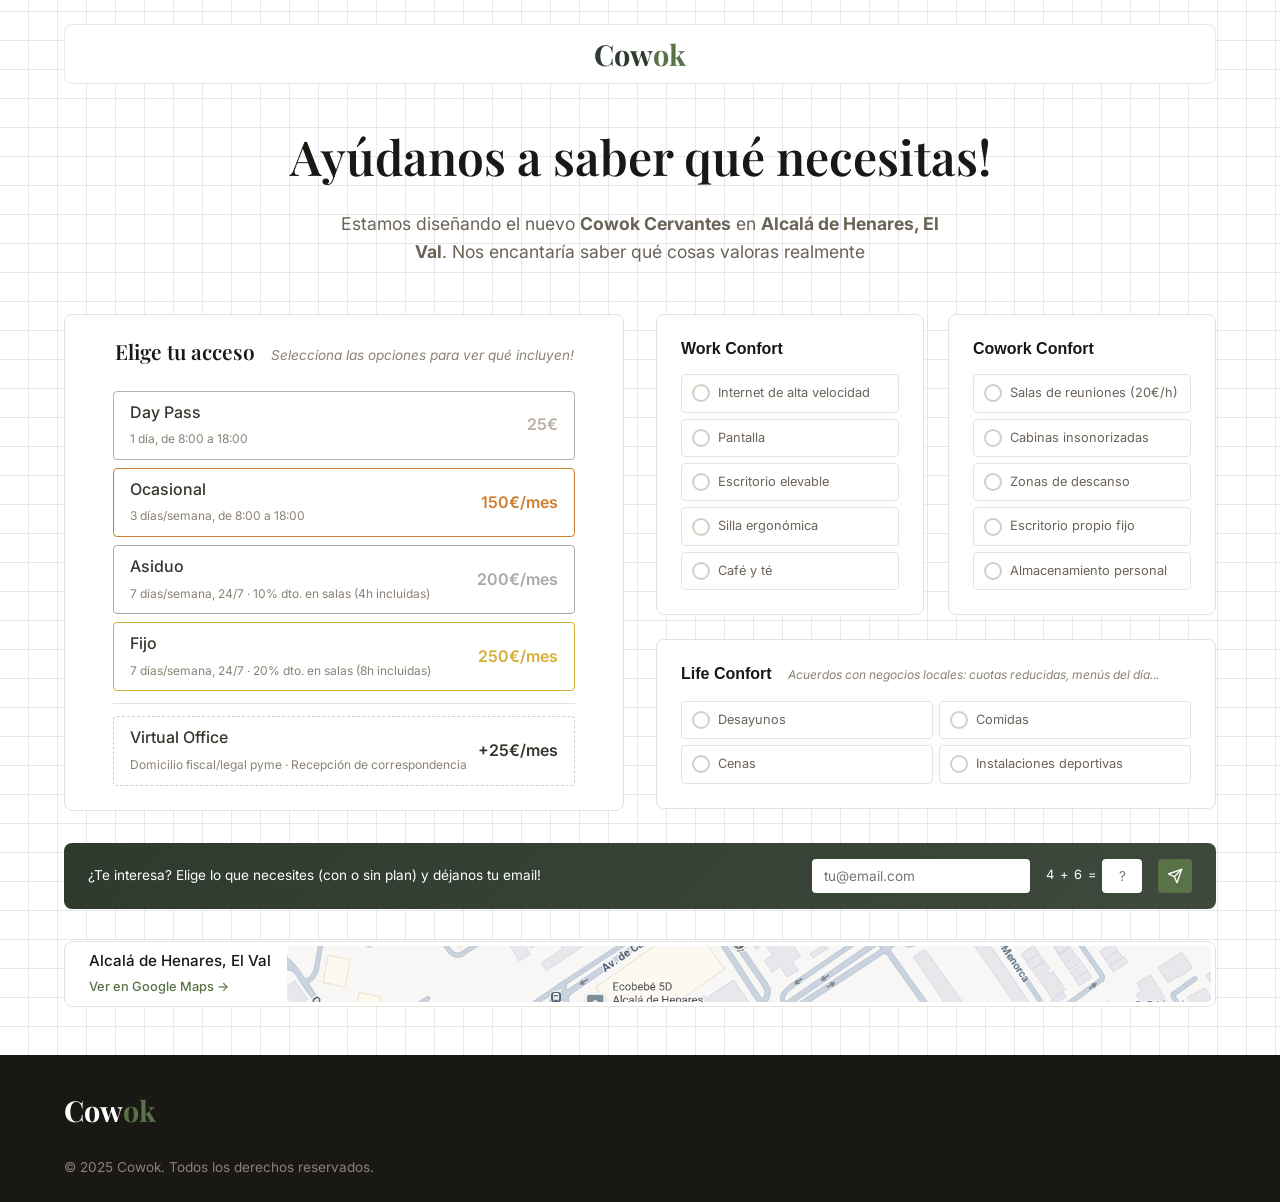
<file: index.html>
<!DOCTYPE html>
<html lang="es">
<head>
    <meta charset="UTF-8">
    <meta name="viewport" content="width=device-width, initial-scale=1.0">

    <!-- SEO Meta Tags -->
    <title>Coworking Alcalá de Henares | Cowok Cervantes - Espacios de Trabajo Flexibles en El Val</title>
    <meta name="description" content="Coworking en Alcalá de Henares, zona El Val. Espacios de trabajo flexibles desde 25€/día. WiFi alta velocidad, salas de reuniones, escritorios ergonómicos y café incluido. ¡Abrimos pronto!">
    <meta name="keywords" content="coworking alcala, coworking alcala de henares, espacio coworking alcala, oficina compartida alcala de henares, coworking el val, alquiler oficina alcala, espacio trabajo alcala, coworking madrid este, oficina flexible alcala">
    <meta name="author" content="Cowok">
    <meta name="robots" content="index, follow">
    <link rel="canonical" href="https://cowok.eu/cervantes">

    <!-- Open Graph / Facebook -->
    <meta property="og:type" content="website">
    <meta property="og:url" content="https://cowok.eu/cervantes">
    <meta property="og:title" content="Coworking Alcalá de Henares | Cowok Cervantes - El Val">
    <meta property="og:description" content="Nuevo coworking en Alcalá de Henares, zona El Val. Espacios flexibles desde 25€/día: WiFi rápido, salas de reuniones, escritorios ergonómicos. ¡Próxima apertura!">
    <meta property="og:image" content="https://cowok.eu/images/cowok-cervantes-og.jpg">
    <meta property="og:locale" content="es_ES">
    <meta property="og:site_name" content="Cowok">

    <!-- Twitter Card -->
    <meta name="twitter:card" content="summary_large_image">
    <meta name="twitter:url" content="https://cowok.eu/cervantes">
    <meta name="twitter:title" content="Coworking Alcalá de Henares | Cowok Cervantes">
    <meta name="twitter:description" content="Nuevo coworking en Alcalá de Henares, El Val. Espacios flexibles desde 25€/día. ¡Próxima apertura!">
    <meta name="twitter:image" content="https://cowok.eu/images/cowok-cervantes-twitter.jpg">

    <!-- Geo Tags -->
    <meta name="geo.region" content="ES-M">
    <meta name="geo.placename" content="Alcalá de Henares">
    <meta name="geo.position" content="40.4818;-3.3635">
    <meta name="ICBM" content="40.4818, -3.3635">

    <!-- Additional SEO -->
    <meta name="theme-color" content="#2d3a2d">
    <meta name="mobile-web-app-capable" content="yes">
    <meta name="apple-mobile-web-app-status-bar-style" content="black-translucent">

    <!-- Favicon -->
    <link rel="icon" type="image/png" href="logo_trans.png">
    <link rel="apple-touch-icon" href="logo_trans.png">

    <link rel="preconnect" href="https://fonts.googleapis.com">
    <link rel="preconnect" href="https://fonts.gstatic.com" crossorigin>
    <link href="https://fonts.googleapis.com/css2?family=Inter:wght@300;400;500;600;700&family=Playfair+Display:wght@400;500;600;700&display=swap" rel="stylesheet">

    <!-- Schema.org Structured Data -->
    <script type="application/ld+json">
    {
        "@context": "https://schema.org",
        "@type": "CoworkingSpace",
        "name": "Cowok Cervantes - Coworking Alcalá de Henares",
        "alternateName": "Coworking Alcalá",
        "description": "Coworking en Alcalá de Henares, zona El Val. Espacios de trabajo flexibles desde 25€/día con WiFi alta velocidad, salas de reuniones, escritorios ergonómicos y café incluido. El mejor espacio coworking en Alcalá.",
        "url": "https://cowok.eu/cervantes",
        "logo": "https://cowok.eu/images/cowok-logo.png",
        "image": "https://cowok.eu/images/cowok-cervantes.jpg",
        "address": {
            "@type": "PostalAddress",
            "streetAddress": "El Val",
            "addressLocality": "Alcalá de Henares",
            "addressRegion": "Comunidad de Madrid",
            "postalCode": "28805",
            "addressCountry": "ES"
        },
        "geo": {
            "@type": "GeoCoordinates",
            "latitude": 40.4818,
            "longitude": -3.3635
        },
        "openingHoursSpecification": [
            {
                "@type": "OpeningHoursSpecification",
                "dayOfWeek": ["Monday", "Tuesday", "Wednesday", "Thursday", "Friday", "Saturday", "Sunday"],
                "opens": "00:00",
                "closes": "23:59"
            }
        ],
        "amenityFeature": [
            {"@type": "LocationFeatureSpecification", "name": "WiFi alta velocidad", "value": true},
            {"@type": "LocationFeatureSpecification", "name": "Salas de reuniones", "value": true},
            {"@type": "LocationFeatureSpecification", "name": "Café y té incluido", "value": true},
            {"@type": "LocationFeatureSpecification", "name": "Escritorios ergonómicos elevables", "value": true},
            {"@type": "LocationFeatureSpecification", "name": "Pantallas externas", "value": true},
            {"@type": "LocationFeatureSpecification", "name": "Cabinas insonorizadas", "value": true},
            {"@type": "LocationFeatureSpecification", "name": "Acceso 24/7", "value": true},
            {"@type": "LocationFeatureSpecification", "name": "Domicilio fiscal", "value": true}
        ],
        "priceRange": "25€ - 250€",
        "currenciesAccepted": "EUR",
        "paymentAccepted": "Efectivo, Tarjeta de crédito, Transferencia bancaria",
        "areaServed": [
            {"@type": "City", "name": "Alcalá de Henares"},
            {"@type": "City", "name": "Torrejón de Ardoz"},
            {"@type": "City", "name": "Meco"},
            {"@type": "City", "name": "Azuqueca de Henares"}
        ],
        "hasOfferCatalog": {
            "@type": "OfferCatalog",
            "name": "Planes de Coworking Alcalá de Henares",
            "itemListElement": [
                {
                    "@type": "Offer",
                    "name": "Day Pass",
                    "description": "Acceso por 1 día de 8:00 a 18:00",
                    "price": "25",
                    "priceCurrency": "EUR"
                },
                {
                    "@type": "Offer",
                    "name": "Plan Ocasional",
                    "description": "3 días por semana de 8:00 a 18:00",
                    "price": "150",
                    "priceCurrency": "EUR"
                },
                {
                    "@type": "Offer",
                    "name": "Plan Asiduo",
                    "description": "Acceso 24/7, 7 días a la semana",
                    "price": "200",
                    "priceCurrency": "EUR"
                },
                {
                    "@type": "Offer",
                    "name": "Plan Fijo",
                    "description": "Escritorio fijo, acceso 24/7",
                    "price": "250",
                    "priceCurrency": "EUR"
                }
            ]
        },
        "sameAs": [
            "https://www.instagram.com/cowok_coworking",
            "https://www.linkedin.com/company/cowok"
        ]
    }
    </script>

    <!-- Organization Schema -->
    <script type="application/ld+json">
    {
        "@context": "https://schema.org",
        "@type": "Organization",
        "name": "Cowok",
        "url": "https://cowok.eu",
        "logo": "https://cowok.eu/images/cowok-logo.png",
        "description": "Red de espacios de coworking diseñados colaborativamente. Creamos espacios de trabajo adaptados a las necesidades reales de los profesionales.",
        "foundingDate": "2025",
        "founder": {
            "@type": "Person",
            "name": "Cowok Team"
        }
    }
    </script>

    <!-- BreadcrumbList Schema -->
    <script type="application/ld+json">
    {
        "@context": "https://schema.org",
        "@type": "BreadcrumbList",
        "itemListElement": [
            {
                "@type": "ListItem",
                "position": 1,
                "name": "Coworking España",
                "item": "https://cowok.eu"
            },
            {
                "@type": "ListItem",
                "position": 2,
                "name": "Coworking Madrid",
                "item": "https://cowok.eu/madrid"
            },
            {
                "@type": "ListItem",
                "position": 3,
                "name": "Coworking Alcalá de Henares",
                "item": "https://cowok.eu/cervantes"
            }
        ]
    }
    </script>

    <!-- LocalBusiness Schema for better local SEO -->
    <script type="application/ld+json">
    {
        "@context": "https://schema.org",
        "@type": "LocalBusiness",
        "name": "Coworking Alcalá de Henares - Cowok Cervantes",
        "@id": "https://cowok.eu/cervantes",
        "url": "https://cowok.eu/cervantes",
        "telephone": "",
        "address": {
            "@type": "PostalAddress",
            "streetAddress": "El Val",
            "addressLocality": "Alcalá de Henares",
            "postalCode": "28805",
            "addressRegion": "Madrid",
            "addressCountry": "ES"
        },
        "geo": {
            "@type": "GeoCoordinates",
            "latitude": 40.4818,
            "longitude": -3.3635
        },
        "openingHoursSpecification": {
            "@type": "OpeningHoursSpecification",
            "dayOfWeek": ["Monday", "Tuesday", "Wednesday", "Thursday", "Friday", "Saturday", "Sunday"],
            "opens": "00:00",
            "closes": "23:59"
        },
        "priceRange": "€€"
    }
    </script>

    <style>
        /* ============================================
           CSS VARIABLES & RESET
           ============================================ */
        :root {
            --color-primary: #2d3a2d;
            --color-secondary: #3d4a3d;
            --color-accent: #5a7247;
            --color-accent-hover: #4a6237;
            --color-light: #faf8f5;
            --color-white: #ffffff;
            --color-gray-100: #f5f3ef;
            --color-gray-200: #e8e4dc;
            --color-gray-300: #d4cfc4;
            --color-gray-400: #b8b0a2;
            --color-gray-500: #8a8275;
            --color-gray-600: #6b6358;
            --color-gray-700: #4a453d;
            --color-gray-800: #3a352e;
            --color-gray-900: #1a1815;
            --color-success: #5a7247;
            --color-warm: #c4a574;

            --font-primary: 'Inter', sans-serif;
            --font-display: 'Playfair Display', serif;

            --spacing-xs: 0.5rem;
            --spacing-sm: 1rem;
            --spacing-md: 1.5rem;
            --spacing-lg: 2rem;
            --spacing-xl: 3rem;
            --spacing-2xl: 4rem;
            --spacing-3xl: 6rem;
            --spacing-4xl: 8rem;

            --border-radius-sm: 4px;
            --border-radius-md: 8px;
            --border-radius-lg: 16px;
            --border-radius-xl: 24px;

            --shadow-sm: 0 1px 2px rgba(0,0,0,0.05);
            --shadow-md: 0 4px 6px rgba(0,0,0,0.1);
            --shadow-lg: 0 10px 25px rgba(0,0,0,0.1);
            --shadow-xl: 0 20px 50px rgba(0,0,0,0.15);

            --transition-fast: 0.2s ease;
            --transition-normal: 0.3s ease;
            --transition-slow: 0.5s ease;

            --container-max: 1200px;
            --header-height: 80px;
        }

        * {
            margin: 0;
            padding: 0;
            box-sizing: border-box;
        }

        html {
            scroll-behavior: smooth;
        }

        body {
            font-family: var(--font-primary);
            font-size: 16px;
            line-height: 1.6;
            color: var(--color-gray-800);
            background-color: var(--color-white);
            overflow-x: hidden;
        }

        img {
            max-width: 100%;
            height: auto;
            display: block;
        }

        a {
            text-decoration: none;
            color: inherit;
            transition: color var(--transition-fast);
        }

        ul {
            list-style: none;
        }

        button {
            cursor: pointer;
            border: none;
            background: none;
            font-family: inherit;
        }

        /* ============================================
           UTILITY CLASSES
           ============================================ */
        .container {
            width: 100%;
            max-width: var(--container-max);
            margin: 0 auto;
            padding: 0 var(--spacing-md);
        }

        #servicios {
            padding-bottom: var(--spacing-xl);
        }

        .section {
            padding: var(--spacing-4xl) 0;
            background-color: var(--color-white);
            background-image:
                repeating-linear-gradient(
                    0deg,
                    transparent,
                    transparent 28px,
                    #e2e8f0 28px,
                    #e2e8f0 29px
                ),
                repeating-linear-gradient(
                    90deg,
                    transparent,
                    transparent 28px,
                    #e2e8f0 28px,
                    #e2e8f0 29px
                );
        }

        .section--gray {
            background-color: var(--color-gray-100);
        }

        .section--dark {
            background-color: var(--color-primary);
            color: var(--color-white);
        }

        .text-center {
            text-align: center;
        }

        .btn {
            display: inline-flex;
            align-items: center;
            justify-content: center;
            padding: var(--spacing-sm) var(--spacing-lg);
            font-size: 0.95rem;
            font-weight: 500;
            border-radius: var(--border-radius-md);
            transition: all var(--transition-fast);
            gap: var(--spacing-xs);
        }

        .btn--primary {
            background-color: var(--color-accent);
            color: var(--color-white);
        }

        .btn--primary:hover {
            background-color: var(--color-accent-hover);
            transform: translateY(-2px);
            box-shadow: var(--shadow-md);
        }

        .btn--secondary {
            background-color: var(--color-white);
            color: var(--color-primary);
            border: 2px solid var(--color-primary);
        }

        .btn--secondary:hover {
            background-color: var(--color-primary);
            color: var(--color-white);
        }

        .btn--outline {
            background-color: transparent;
            color: var(--color-white);
            border: 2px solid var(--color-white);
        }

        .btn--outline:hover {
            background-color: var(--color-white);
            color: var(--color-primary);
        }

        .btn--large {
            padding: var(--spacing-md) var(--spacing-xl);
            font-size: 1.1rem;
        }

        .btn--small {
            padding: var(--spacing-sm) var(--spacing-lg);
            font-size: 0.9rem;
        }

        /* ============================================
           TYPOGRAPHY
           ============================================ */
        h1, h2, h3, h4, h5, h6 {
            font-family: var(--font-display);
            font-weight: 600;
            line-height: 1.2;
            color: var(--color-gray-900);
        }

        .section--dark h1,
        .section--dark h2,
        .section--dark h3 {
            color: var(--color-white);
        }

        h1 {
            font-size: clamp(2.5rem, 5vw, 4rem);
        }

        h2 {
            font-size: clamp(2rem, 4vw, 3rem);
            margin-bottom: var(--spacing-md);
        }

        h3 {
            font-size: clamp(1.5rem, 3vw, 2rem);
        }

        .section-subtitle {
            font-size: 1.1rem;
            color: var(--color-gray-600);
            max-width: 600px;
            margin: 0 auto var(--spacing-xl);
        }

        .section--dark .section-subtitle {
            color: var(--color-gray-300);
        }

        /* ============================================
           HEADER & NAVIGATION
           ============================================ */
        .header-wrapper {
            position: fixed;
            top: 0;
            left: 0;
            right: 0;
            z-index: 1000;
            padding: var(--spacing-md) var(--spacing-md) 0;
            transition: padding var(--transition-normal);
        }

        .header-wrapper--scrolled {
            padding: var(--spacing-xs) var(--spacing-md) 0;
        }

        .header {
            max-width: calc(var(--container-max) - var(--spacing-md) * 2);
            margin: 0 auto;
            height: 60px;
            background: rgba(255, 255, 255, 0.95);
            backdrop-filter: blur(20px);
            -webkit-backdrop-filter: blur(20px);
            border: 1px solid #e2e8f0;
            border-radius: var(--border-radius-md);
            box-shadow: none;
            transition: all var(--transition-normal);
            padding: 0 var(--spacing-lg);
        }

        .header .logo {
            color: var(--color-primary);
        }

        .header .nav__link {
            color: var(--color-gray-700);
        }

        .header .hamburger__line {
            background-color: var(--color-primary);
        }

        .header__container {
            display: flex;
            align-items: center;
            justify-content: space-between;
            height: 100%;
        }

        .logo {
            font-family: var(--font-display);
            font-size: 1.8rem;
            font-weight: 700;
            color: var(--color-white);
            transition: color var(--transition-normal);
        }

        .logo span {
            color: var(--color-accent);
        }

        .nav {
            display: flex;
            align-items: center;
            gap: var(--spacing-lg);
        }

        .nav__list {
            display: flex;
            gap: var(--spacing-lg);
        }

        .nav__link {
            font-weight: 500;
            color: rgba(255, 255, 255, 0.9);
            position: relative;
            padding: var(--spacing-xs) 0;
            transition: color var(--transition-fast);
        }

        .nav__link::after {
            content: '';
            position: absolute;
            bottom: 0;
            left: 0;
            width: 0;
            height: 2px;
            background-color: var(--color-accent);
            transition: width var(--transition-fast);
        }

        .nav__link:hover {
            color: var(--color-accent);
        }

        .nav__link:hover::after {
            width: 100%;
        }

        .hamburger {
            display: none;
            flex-direction: column;
            gap: 5px;
            padding: var(--spacing-xs);
            z-index: 1001;
        }

        .hamburger__line {
            width: 25px;
            height: 2px;
            background-color: var(--color-white);
            transition: all var(--transition-fast);
        }

        .hamburger--active .hamburger__line:nth-child(1) {
            transform: rotate(45deg) translate(5px, 5px);
        }

        .hamburger--active .hamburger__line:nth-child(2) {
            opacity: 0;
        }

        .hamburger--active .hamburger__line:nth-child(3) {
            transform: rotate(-45deg) translate(5px, -5px);
        }

        /* Mobile Navigation */
        .nav-mobile {
            display: none;
            position: fixed;
            top: 0;
            left: 0;
            right: 0;
            bottom: 0;
            background-color: var(--color-white);
            z-index: 999;
            padding: calc(var(--header-height) + var(--spacing-xl)) var(--spacing-lg);
            flex-direction: column;
            gap: var(--spacing-lg);
        }

        .nav-mobile--active {
            display: flex;
        }

        .nav-mobile__link {
            font-size: 1.5rem;
            font-weight: 500;
            color: var(--color-gray-800);
            padding: var(--spacing-sm) 0;
            border-bottom: 1px solid var(--color-gray-200);
        }

        /* ============================================
           HERO SECTION
           ============================================ */
        .hero {
            position: relative;
            min-height: 100vh;
            display: flex;
            align-items: center;
            background-color: var(--color-light);
            overflow: hidden;
        }

        .hero__content {
            position: relative;
            z-index: 1;
            width: 100%;
            color: var(--color-gray-900);
            padding: calc(var(--header-height) + 2rem) 0 2rem;
        }

        .hero__badge {
            display: block;
            text-align: center;
            padding: var(--spacing-xs) var(--spacing-sm);
            background-color: rgba(90, 114, 71, 0.2);
            border: 1px solid var(--color-accent);
            border-radius: var(--border-radius-xl);
            font-size: 0.85rem;
            color: var(--color-accent);
            margin-top: 4rem;
            margin-bottom: 6rem;
            width: fit-content;
            margin-left: auto;
            margin-right: auto;
        }

        .hero__main {
            display: flex;
            align-items: center;
            gap: var(--spacing-xl);
        }

        .hero__text-wrapper {
            flex: 1;
            width: 100%;
            background-image: url('https://www.bunnoestudio.com/wp-content/uploads/2025/10/como-debe-ser-el-mobiliario-de-una-oficina.jpg');
            background-size: contain;
            background-position: calc(100% + 100px) center;
            background-repeat: no-repeat;
        }

        .hero__text {
            max-width: 900px;
            background-color: var(--color-light);
            clip-path: polygon(-5px -5px, 100% -5px, 85% calc(100% + 5px), -5px calc(100% + 5px));
            padding-right: 100px;
        }

        .hero__title {
            color: var(--color-gray-900);
            margin-bottom: var(--spacing-lg);
        }

        .hero__subtitle {
            font-size: 1.15rem;
            color: var(--color-gray-600);
            margin-bottom: var(--spacing-xl);
            line-height: 1.7;
        }

        .hero__buttons {
            display: flex;
            gap: var(--spacing-md);
            flex-wrap: wrap;
        }

        .hero__image {
            display: none;
        }

        .hero__image img {
            width: 100%;
            height: 100%;
            object-fit: cover;
        }

        .hero__cta {
            margin-top: 8rem;
            margin-bottom: 4rem;
            padding-top: var(--spacing-xl);
            border-top: 1px solid var(--color-gray-300);
            text-align: center;
        }

        .hero__cta-text {
            font-family: var(--font-display);
            font-size: 1.5rem;
            font-weight: 500;
            color: var(--color-accent);
            margin-bottom: var(--spacing-md);
        }

        .hero__scroll-arrow {
            display: inline-flex;
            align-items: center;
            justify-content: center;
            width: 50px;
            height: 50px;
            color: var(--color-gray-900);
            animation: bounce 2s infinite;
        }

        .hero__scroll-arrow svg {
            width: 32px;
            height: 32px;
        }

        @keyframes bounce {
            0%, 20%, 50%, 80%, 100% {
                transform: translateY(0);
                opacity: 1;
            }
            40% {
                transform: translateY(10px);
                opacity: 0.7;
            }
            60% {
                transform: translateY(5px);
                opacity: 0.85;
            }
        }

        /* ============================================
           FEATURES SECTION
           ============================================ */
        .features-layout {
            display: grid;
            grid-template-columns: 1fr 1fr;
            gap: var(--spacing-lg);
            align-items: start;
        }

        #featuresLayout1 {
            direction: rtl;
        }

        #featuresLayout1 > * {
            direction: ltr;
        }

        .features {
            display: grid;
            grid-template-columns: repeat(2, 1fr);
            gap: var(--spacing-md);
        }

        .feature-card {
            background-color: var(--color-white);
            padding: var(--spacing-md);
            border-radius: var(--border-radius-md);
            border: 1px solid var(--color-gray-200);
            transition: all var(--transition-normal);
        }

        .feature-card:hover {
            border-color: var(--color-gray-300);
        }

        .feature-card__icon {
            width: 32px;
            height: 32px;
            background: linear-gradient(135deg, #64748b 0%, var(--color-accent) 100%);
            border-radius: var(--border-radius-sm);
            display: flex;
            align-items: center;
            justify-content: center;
            margin-bottom: var(--spacing-sm);
        }

        .feature-card__icon svg {
            width: 16px;
            height: 16px;
            stroke: var(--color-white);
            fill: none;
            stroke-width: 2;
        }

        .feature-card__header {
            display: flex;
            align-items: baseline;
            gap: var(--spacing-sm);
            margin-bottom: var(--spacing-sm);
        }

        .feature-card__header .feature-card__title {
            margin-bottom: 0;
        }

        .feature-card__title {
            font-family: Arial, sans-serif;
            font-size: 1rem;
            margin-bottom: var(--spacing-sm);
            color: var(--color-gray-900);
        }

        .feature-card__subtitle {
            font-size: 0.75rem;
            color: var(--color-gray-500);
            font-style: italic;
        }

        .feature-card__list {
            list-style: none;
            padding: 0;
            margin: 0;
            display: flex;
            flex-direction: column;
            gap: 6px;
        }

        .feature-card--wide {
            grid-column: span 2;
        }

        .feature-card__list--grid {
            display: grid;
            grid-template-columns: repeat(2, 1fr);
            gap: 6px;
        }

        .feature-card__item {
            color: var(--color-gray-600);
            font-size: 0.8rem;
            padding: 8px 10px 8px 36px;
            border: 1px solid var(--color-gray-200);
            border-radius: var(--border-radius-sm);
            cursor: pointer;
            transition: all var(--transition-fast);
            user-select: none;
            position: relative;
        }

        .feature-card__item::before {
            content: '';
            position: absolute;
            left: 10px;
            top: 50%;
            transform: translateY(-50%);
            width: 14px;
            height: 14px;
            border: 2px solid var(--color-gray-300);
            border-radius: 50%;
            transition: all var(--transition-fast);
        }

        .feature-card__item:hover {
            border-color: var(--color-gray-400);
            background-color: var(--color-gray-100);
        }

        .feature-card__item:hover::before {
            border-color: var(--color-gray-400);
        }

        .feature-card__item--selected {
            border-color: var(--color-accent);
            background-color: rgba(90, 114, 71, 0.05);
            color: var(--color-gray-800);
        }

        .feature-card__item--selected::before {
            background-color: var(--color-accent);
            border-color: var(--color-accent);
        }

        /* Plan-specific selected colors */
        .feature-card__item--selected.plan-day-pass {
            border-color: var(--color-gray-400);
            background-color: rgba(184, 176, 162, 0.1);
        }

        .feature-card__item--selected.plan-day-pass::before {
            background-color: var(--color-gray-400);
            border-color: var(--color-gray-400);
        }

        .feature-card__item--selected.plan-ocasional {
            border-color: #cd7f32;
            background-color: rgba(205, 127, 50, 0.08);
        }

        .feature-card__item--selected.plan-ocasional::before {
            background-color: #cd7f32;
            border-color: #cd7f32;
        }

        .feature-card__item--selected.plan-asiduo {
            border-color: #a8a9ad;
            background-color: rgba(168, 169, 173, 0.1);
        }

        .feature-card__item--selected.plan-asiduo::before {
            background-color: #a8a9ad;
            border-color: #a8a9ad;
        }

        .feature-card__item--selected.plan-fijo {
            border-color: #d4af37;
            background-color: rgba(212, 175, 55, 0.08);
        }

        .feature-card__item--selected.plan-fijo::before {
            background-color: #d4af37;
            border-color: #d4af37;
        }

        .feature-card__item--selected::after {
            content: '';
            position: absolute;
            left: 15px;
            top: 50%;
            transform: translateY(-50%);
            width: 8px;
            height: 8px;
            background-color: white;
            border-radius: 50%;
        }

        .feature-card__item--has-subitems::before {
            top: 12px;
            transform: none;
        }

        .feature-card__item--has-subitems.feature-card__item--selected::after {
            top: 16px;
            transform: none;
        }

        .feature-card__item-subitems {
            margin-top: 4px;
            margin-left: -5px;
            font-size: 0.7rem;
            color: var(--color-gray-500);
            line-height: 1.4;
        }

        .feature-card__item--locked {
            cursor: default;
        }

        .features-email-mini {
            display: flex;
            align-items: center;
            justify-content: space-between;
            gap: var(--spacing-sm);
            padding: var(--spacing-sm) var(--spacing-md);
            background: linear-gradient(135deg, var(--color-primary) 0%, var(--color-secondary) 100%);
            border-radius: var(--border-radius-md);
            margin-top: var(--spacing-lg);
        }

        .features-email-mini__text {
            color: var(--color-white);
            font-size: 0.85rem;
            white-space: nowrap;
        }

        .features-email-mini__form {
            display: flex;
            gap: var(--spacing-sm);
            flex: 1;
            max-width: 380px;
        }

        .features-email-mini__input {
            flex: 1;
            padding: 8px 12px;
            border: none;
            border-radius: var(--border-radius-sm);
            font-size: 0.85rem;
            font-family: var(--font-primary);
            outline: none;
            min-width: 120px;
            height: 34px;
            box-sizing: border-box;
        }

        .features-email-mini__input:focus {
            box-shadow: 0 0 0 2px var(--color-accent);
        }

        .features-email-mini__submit {
            width: 34px;
            height: 34px;
            background-color: var(--color-accent);
            border: none;
            border-radius: var(--border-radius-sm);
            cursor: pointer;
            display: flex;
            align-items: center;
            justify-content: center;
            transition: all var(--transition-fast);
            flex-shrink: 0;
        }

        .features-email-mini__submit:hover {
            background-color: var(--color-accent-hover);
            transform: scale(1.05);
        }

        .features-email-mini__submit svg {
            width: 16px;
            height: 16px;
            color: var(--color-white);
        }

        .features-email-mini__captcha {
            display: flex;
            align-items: center;
            gap: 6px;
            color: var(--color-white);
            font-size: 0.8rem;
            white-space: nowrap;
        }

        .features-email-mini__captcha-input {
            width: 40px;
            height: 34px;
            padding: 8px 6px;
            border: none;
            border-radius: var(--border-radius-sm);
            font-size: 0.85rem;
            font-family: var(--font-primary);
            outline: none;
            text-align: center;
            box-sizing: border-box;
        }

        .features-email-mini__captcha-input:focus {
            box-shadow: 0 0 0 2px var(--color-accent);
        }

        .location-card {
            display: flex;
            align-items: center;
            gap: var(--spacing-sm);
            padding: 4px 4px 4px var(--spacing-md);
            background-color: var(--color-white);
            border: 1px solid var(--color-gray-200);
            border-radius: var(--border-radius-md);
            margin-top: var(--spacing-lg);
            text-decoration: none;
            transition: all var(--transition-fast);
            cursor: pointer;
        }

        .location-card:hover {
            border-color: var(--color-gray-400);
            box-shadow: 0 4px 12px rgba(0, 0, 0, 0.1);
        }

        .location-card__info {
            display: flex;
            flex-direction: column;
            gap: 4px;
            flex-shrink: 0;
        }

        .location-card__text {
            font-size: 0.95rem;
            font-weight: 500;
            color: var(--color-gray-900);
        }

        .location-card__cta {
            font-size: 0.8rem;
            color: var(--color-accent);
            font-weight: 500;
        }

        .location-card:hover .location-card__cta {
            text-decoration: underline;
        }

        .location-card__map {
            position: relative;
            flex: 1;
            height: 56px;
            border-radius: var(--border-radius-sm);
            overflow: hidden;
            background: linear-gradient(135deg, #e8f0e8 0%, #d0e0d0 100%);
        }

        .location-card__map-img {
            width: 100%;
            height: 100%;
            object-fit: cover;
        }

        .features-email {
            max-height: 0;
            overflow: hidden;
            opacity: 0;
            transition: max-height 0.4s ease, opacity 0.3s ease, margin 0.4s ease;
            margin-top: 0;
        }

        .features-email--visible {
            max-height: 200px;
            opacity: 1;
            margin-top: var(--spacing-lg);
        }

        .features-email__container {
            background: linear-gradient(135deg, var(--color-primary) 0%, var(--color-secondary) 100%);
            border-radius: var(--border-radius-lg);
            padding: var(--spacing-lg) var(--spacing-xl);
            text-align: center;
        }

        .features-email__text {
            color: var(--color-white);
            margin-bottom: var(--spacing-md);
            font-size: 1rem;
        }

        .features-email__form {
            display: flex;
            gap: var(--spacing-sm);
            max-width: 400px;
            margin: 0 auto;
        }

        .features-email__input {
            flex: 1;
            padding: 10px var(--spacing-md);
            border: 2px solid transparent;
            border-radius: var(--border-radius-md);
            font-size: 1rem;
            font-family: var(--font-primary);
            outline: none;
            transition: border-color var(--transition-fast);
        }

        .features-email__input:focus {
            border-color: var(--color-accent);
        }

        .features-email__submit {
            width: 48px;
            height: 48px;
            background-color: var(--color-accent);
            border: none;
            border-radius: var(--border-radius-md);
            cursor: pointer;
            display: flex;
            align-items: center;
            justify-content: center;
            transition: all var(--transition-fast);
        }

        .features-email__submit:hover {
            background-color: var(--color-accent-hover);
            transform: scale(1.05);
        }

        .features-email__submit svg {
            width: 22px;
            height: 22px;
            color: var(--color-white);
        }

        /* ============================================
           COST CALCULATOR
           ============================================ */
        .calculator {
            background-color: var(--color-white);
            border-radius: var(--border-radius-md);
            padding: var(--spacing-md) var(--spacing-xl);
            border: 1px solid var(--color-gray-200);
            display: flex;
            flex-direction: column;
        }

        .calculator__header {
            display: flex;
            align-items: baseline;
            justify-content: center;
            gap: var(--spacing-sm);
            margin-bottom: var(--spacing-md);
        }

        .calculator__title {
            font-family: var(--font-display);
            font-size: 1.3rem;
            color: var(--color-gray-900);
            margin-bottom: 0;
        }

        .calculator__subtitle {
            font-size: 0.85rem;
            color: var(--color-gray-500);
            font-style: italic;
        }

        .calculator__subtitle--mobile {
            display: none;
        }

        .calculator__label {
            display: block;
            font-size: 0.9rem;
            color: var(--color-gray-600);
            margin-bottom: var(--spacing-xs);
        }

        .calculator__options {
            display: flex;
            flex-direction: column;
            gap: var(--spacing-xs);
        }

        .calculator__separator {
            height: 1px;
            background-color: var(--color-gray-200);
            margin: 4px 0;
        }

        .calculator__option {
            display: flex;
            align-items: center;
            justify-content: space-between;
            padding: 8px 16px;
            border: 1px solid var(--color-gray-200);
            border-radius: var(--border-radius-sm);
            cursor: pointer;
            transition: all var(--transition-fast);
        }

        .calculator__option:hover {
            border-color: var(--color-gray-400);
            background-color: var(--color-gray-100);
        }

        .calculator__option[data-plan="day-pass"] {
            border-color: var(--color-gray-400);
        }

        .calculator__option[data-plan="day-pass"].calculator__option--selected {
            background-color: rgba(184, 176, 162, 0.15);
        }

        .calculator__option[data-plan="ocasional"] {
            border-color: #cd7f32;
        }

        .calculator__option[data-plan="ocasional"].calculator__option--selected {
            background-color: rgba(205, 127, 50, 0.1);
        }

        .calculator__option[data-plan="asiduo"] {
            border-color: #a8a9ad;
        }

        .calculator__option[data-plan="asiduo"].calculator__option--selected {
            background-color: rgba(168, 169, 173, 0.15);
        }

        .calculator__option[data-plan="fijo"] {
            border-color: #d4af37;
        }

        .calculator__option[data-plan="fijo"].calculator__option--selected {
            background-color: rgba(212, 175, 55, 0.1);
        }

        .calculator__option[data-plan="virtual-office"] {
            border-style: dashed;
            border-color: var(--color-gray-300);
            position: relative;
            overflow: hidden;
        }

        .calculator__option[data-plan="virtual-office"].calculator__option--selected {
            background-color: transparent;
            border-color: var(--color-gray-800);
        }

        .calculator__option[data-plan="virtual-office"] .calculator__option-price {
            color: var(--color-gray-800);
        }

        .calculator__option[data-plan="virtual-office"].calculator__option--selected::before {
            content: '';
            position: absolute;
            top: 0;
            left: 0;
            width: 100%;
            height: 100%;
            background: linear-gradient(
                90deg,
                transparent 0%,
                rgba(148, 163, 184, 0.15) 50%,
                transparent 100%
            );
            background-size: 200% 100%;
            animation: wave 3s ease-in-out infinite;
        }

        @keyframes wave {
            0%, 100% {
                background-position: 200% 0;
            }
            50% {
                background-position: -200% 0;
            }
        }

        .calculator__option[data-plan="day-pass"] .calculator__option-price {
            color: var(--color-gray-400);
        }

        .calculator__option[data-plan="ocasional"] .calculator__option-price {
            color: #cd7f32;
        }

        .calculator__option[data-plan="asiduo"] .calculator__option-price {
            color: #a8a9ad;
        }

        .calculator__option[data-plan="fijo"] .calculator__option-price {
            color: #d4af37;
        }

        .calculator__option-info {
            flex: 1;
        }

        .calculator__option-name {
            font-weight: 500;
            color: var(--color-gray-800);
            display: block;
        }

        .calculator__option-desc {
            font-size: 0.75rem;
            color: var(--color-gray-500);
            margin-top: 2px;
        }

        .calculator__option-badges {
            display: flex;
            flex-wrap: wrap;
            gap: 4px;
            margin-top: 6px;
        }

        .calculator__option-badge {
            display: inline-block;
            padding: 2px 8px;
            background-color: var(--color-accent);
            color: var(--color-white);
            border-radius: var(--border-radius-sm);
            font-size: 0.65rem;
            font-weight: 500;
        }

        /* Version 2 - Horizontal cards layout */
        #calculator2 .calculator__options {
            display: grid;
            grid-template-columns: repeat(4, 1fr);
            gap: var(--spacing-md);
        }

        #calculator2 .calculator__option {
            flex-direction: column;
            align-items: flex-start;
            padding: var(--spacing-md);
            text-align: left;
        }

        #calculator2 .calculator__option-info {
            width: 100%;
            margin-bottom: var(--spacing-sm);
        }

        #calculator2 .calculator__option-price {
            font-size: 1.5rem;
            margin-top: auto;
        }

        #calculator2 .calculator__option-badges {
            flex-direction: column;
            align-items: flex-start;
        }

        .calculator__included {
            margin-bottom: var(--spacing-lg);
            padding-bottom: var(--spacing-md);
            border-bottom: 1px solid var(--color-gray-200);
        }

        .calculator__included-list {
            display: flex;
            flex-wrap: wrap;
            gap: 6px;
            margin-top: var(--spacing-xs);
        }

        .calculator__option-price {
            font-weight: 600;
            color: var(--color-accent);
            white-space: nowrap;
        }

        .calculator__option-name {
            display: flex;
            align-items: center;
            gap: var(--spacing-xs);
        }

        .calculator__option-selected-badge {
            display: none;
            padding: 2px 8px;
            background-color: var(--color-accent);
            color: var(--color-white);
            border-radius: var(--border-radius-sm);
            font-size: 0.65rem;
            font-weight: 500;
            vertical-align: middle;
        }

        .calculator__option--selected .calculator__option-selected-badge {
            display: inline-flex;
        }

        .calculator__option[data-plan="day-pass"] .calculator__option-selected-badge {
            background-color: var(--color-gray-400);
        }

        .calculator__option[data-plan="ocasional"] .calculator__option-selected-badge {
            background-color: #cd7f32;
        }

        .calculator__option[data-plan="asiduo"] .calculator__option-selected-badge {
            background-color: #a8a9ad;
        }

        .calculator__option[data-plan="fijo"] .calculator__option-selected-badge {
            background-color: #d4af37;
        }

        .calculator__option[data-plan="virtual-office"] .calculator__option-selected-badge {
            background-color: var(--color-gray-700);
        }

        .calculator__selected {
            margin-bottom: var(--spacing-lg);
        }

        .calculator__selected-list {
            display: flex;
            flex-wrap: wrap;
            gap: var(--spacing-xs);
            margin-top: var(--spacing-xs);
        }

        .calculator__selected-item {
            display: inline-block;
            padding: 4px 10px;
            background-color: var(--color-accent);
            color: var(--color-white);
            border-radius: var(--border-radius-sm);
            font-size: 0.75rem;
        }

        .calculator__result {
            margin-top: var(--spacing-lg);
            padding-top: var(--spacing-lg);
            border-top: 1px solid var(--color-gray-200);
            text-align: center;
        }

        .calculator__result-label {
            font-size: 0.9rem;
            color: var(--color-gray-600);
            margin-bottom: var(--spacing-xs);
        }

        .calculator__result-value {
            font-family: Arial, sans-serif;
            font-size: 2.5rem;
            font-weight: 700;
            color: var(--color-accent);
        }

        .calculator__result-period {
            font-size: 1rem;
            color: var(--color-gray-500);
        }

        /* ============================================
           SPACES GALLERY
           ============================================ */
        .spaces__grid {
            display: grid;
            grid-template-columns: repeat(3, 1fr);
            grid-template-rows: repeat(2, 300px);
            gap: var(--spacing-md);
        }

        .space-card {
            position: relative;
            border-radius: var(--border-radius-lg);
            overflow: hidden;
            cursor: pointer;
        }

        .space-card:first-child {
            grid-column: span 2;
            grid-row: span 2;
        }

        .space-card__image {
            width: 100%;
            height: 100%;
            object-fit: cover;
            transition: transform var(--transition-slow);
        }

        .space-card:hover .space-card__image {
            transform: scale(1.05);
        }

        .space-card__overlay {
            position: absolute;
            bottom: 0;
            left: 0;
            right: 0;
            padding: var(--spacing-lg);
            background: linear-gradient(to top, rgba(0,0,0,0.8) 0%, transparent 100%);
            color: var(--color-white);
            transform: translateY(100%);
            transition: transform var(--transition-normal);
        }

        .space-card:hover .space-card__overlay {
            transform: translateY(0);
        }

        .space-card__title {
            font-size: 1.25rem;
            margin-bottom: var(--spacing-xs);
            color: var(--color-white);
        }

        .space-card__description {
            font-size: 0.9rem;
            color: var(--color-gray-300);
        }

        /* ============================================
           PRICING SECTION
           ============================================ */
        .pricing__grid {
            display: grid;
            grid-template-columns: repeat(auto-fit, minmax(300px, 1fr));
            gap: var(--spacing-lg);
            max-width: 1000px;
            margin: 0 auto;
        }

        .pricing__grid--4 {
            grid-template-columns: repeat(4, 1fr);
            max-width: 1200px;
        }

        .pricing-card__note {
            font-size: 0.8rem;
            color: var(--color-gray-500);
            margin-bottom: var(--spacing-md);
            padding: var(--spacing-sm);
            background-color: var(--color-gray-100);
            border-radius: var(--border-radius-sm);
            text-align: center;
        }

        .pricing-card {
            background-color: var(--color-white);
            border-radius: var(--border-radius-lg);
            padding: var(--spacing-xl) var(--spacing-md);
            box-shadow: var(--shadow-md);
            position: relative;
            transition: all var(--transition-normal);
            display: flex;
            flex-direction: column;
        }

        .pricing-card:hover {
            transform: translateY(-5px);
            box-shadow: var(--shadow-xl);
        }

        .pricing-card--featured {
            border: 2px solid var(--color-accent);
        }

        .pricing-card__badge {
            position: absolute;
            top: -12px;
            left: 50%;
            transform: translateX(-50%);
            background-color: var(--color-accent);
            color: var(--color-white);
            padding: var(--spacing-xs) var(--spacing-md);
            border-radius: var(--border-radius-xl);
            font-size: 0.85rem;
            font-weight: 500;
        }

        .pricing-card__header {
            display: flex;
            justify-content: space-between;
            align-items: baseline;
            margin-bottom: var(--spacing-sm);
        }

        .pricing-card__name {
            font-size: 1.3rem;
            color: var(--color-gray-900);
        }

        .pricing-card__price {
            font-family: Arial, sans-serif;
            font-weight: 500;
            color: var(--color-gray-900);
            white-space: nowrap;
        }

        .pricing-card__amount {
            font-size: 1.4rem;
        }

        .pricing-card__currency {
            font-size: 1rem;
        }

        .pricing-card__period {
            font-size: 0.85rem;
            color: var(--color-gray-600);
            font-weight: 400;
        }

        .pricing-card__description {
            color: var(--color-gray-600);
            margin-bottom: var(--spacing-md);
            font-size: 0.9rem;
            color: var(--color-gray-600);
        }

        .pricing-card__features {
            margin-bottom: var(--spacing-lg);
            flex-grow: 1;
        }

        .pricing-card__feature {
            display: flex;
            align-items: center;
            gap: var(--spacing-sm);
            padding: var(--spacing-sm) 0;
            color: var(--color-gray-700);
            font-size: 0.95rem;
        }

        .pricing-card__feature svg {
            width: 20px;
            height: 20px;
            stroke: var(--color-success);
            flex-shrink: 0;
        }

        .pricing-card .btn {
            width: 100%;
        }

        /* ============================================
           TESTIMONIALS SECTION
           ============================================ */
        .testimonials__grid {
            display: grid;
            grid-template-columns: repeat(auto-fit, minmax(350px, 1fr));
            gap: var(--spacing-lg);
        }

        .testimonial-card {
            background-color: var(--color-white);
            padding: var(--spacing-xl);
            border-radius: var(--border-radius-lg);
            box-shadow: var(--shadow-md);
        }

        .testimonial-card__quote {
            font-size: 1.1rem;
            color: var(--color-gray-700);
            margin-bottom: var(--spacing-lg);
            font-style: italic;
            line-height: 1.8;
        }

        .testimonial-card__quote::before {
            content: '"';
            font-family: var(--font-display);
            font-size: 3rem;
            color: var(--color-accent);
            line-height: 0;
            vertical-align: -0.5em;
            margin-right: var(--spacing-xs);
        }

        .testimonial-card__author {
            display: flex;
            align-items: center;
            gap: var(--spacing-md);
        }

        .testimonial-card__avatar {
            width: 50px;
            height: 50px;
            border-radius: 50%;
            object-fit: cover;
        }

        .testimonial-card__name {
            font-weight: 600;
            color: var(--color-gray-900);
        }

        .testimonial-card__role {
            font-size: 0.9rem;
            color: var(--color-gray-600);
        }

        /* ============================================
           FAQ SECTION
           ============================================ */
        .faq__list {
            max-width: 800px;
            margin: 0 auto;
        }

        .faq-item {
            border-bottom: 1px solid var(--color-gray-200);
        }

        .faq-item__question {
            width: 100%;
            display: flex;
            justify-content: space-between;
            align-items: center;
            padding: var(--spacing-lg) 0;
            font-size: 1.1rem;
            font-weight: 500;
            color: var(--color-gray-800);
            text-align: left;
            cursor: pointer;
        }

        .faq-item__question:hover {
            color: var(--color-accent);
        }

        .faq-item__icon {
            width: 24px;
            height: 24px;
            stroke: currentColor;
            transition: transform var(--transition-fast);
        }

        .faq-item--active .faq-item__icon {
            transform: rotate(180deg);
        }

        .faq-item__answer {
            max-height: 0;
            overflow: hidden;
            transition: max-height var(--transition-normal);
        }

        .faq-item--active .faq-item__answer {
            max-height: 500px;
        }

        .faq-item__answer-content {
            padding-bottom: var(--spacing-lg);
            color: var(--color-gray-600);
            line-height: 1.7;
        }

        /* ============================================
           CTA SECTION
           ============================================ */
        .cta {
            background: linear-gradient(135deg, var(--color-primary) 0%, var(--color-secondary) 100%);
            text-align: center;
        }

        .cta__title {
            color: var(--color-white);
            margin-bottom: var(--spacing-md);
        }

        .cta__subtitle {
            color: var(--color-gray-300);
            font-size: 1.1rem;
            margin-bottom: var(--spacing-xl);
            max-width: 600px;
            margin-left: auto;
            margin-right: auto;
        }

        .cta__buttons {
            display: flex;
            justify-content: center;
            gap: var(--spacing-md);
            flex-wrap: wrap;
        }

        /* ============================================
           FOOTER
           ============================================ */
        .footer {
            background-color: var(--color-gray-900);
            color: var(--color-gray-300);
            padding: var(--spacing-lg) 0 var(--spacing-md);
        }

        .footer__grid {
            display: block;
            margin-bottom: var(--spacing-xs);
        }

        .footer__brand {
            max-width: 100%;
        }

        .footer__logo {
            font-family: var(--font-display);
            font-size: 1.8rem;
            font-weight: 700;
            color: var(--color-white);
            margin-bottom: var(--spacing-xs);
        }

        .footer__logo span {
            color: var(--color-accent);
        }

        .footer__description {
            font-size: 0.95rem;
            line-height: 1.7;
            margin-bottom: var(--spacing-sm);
        }

        .footer__social {
            display: flex;
            gap: var(--spacing-sm);
        }

        .footer__social-link {
            width: 40px;
            height: 40px;
            border-radius: 50%;
            background-color: rgba(255, 255, 255, 0.1);
            display: flex;
            align-items: center;
            justify-content: center;
            transition: all var(--transition-fast);
        }

        .footer__social-link:hover {
            background-color: var(--color-accent);
        }

        .footer__social-link svg {
            width: 20px;
            height: 20px;
            fill: var(--color-white);
        }

        .footer__column h4 {
            color: var(--color-white);
            font-size: 1.1rem;
            margin-bottom: var(--spacing-md);
            font-family: var(--font-primary);
        }

        .footer__links {
            display: flex;
            flex-direction: column;
            gap: var(--spacing-sm);
        }

        .footer__link {
            font-size: 0.95rem;
            transition: color var(--transition-fast);
        }

        .footer__link:hover {
            color: var(--color-accent);
        }

        .footer__bottom {
            padding-top: var(--spacing-sm);
            display: flex;
            justify-content: space-between;
            align-items: center;
            flex-wrap: wrap;
            gap: var(--spacing-sm);
        }

        .footer__copyright {
            font-size: 0.85rem;
            color: var(--color-gray-500);
        }

        .footer__legal {
            display: flex;
            gap: var(--spacing-lg);
        }

        .footer__legal-link {
            font-size: 0.9rem;
        }

        .footer__legal-link:hover {
            color: var(--color-accent);
        }

        /* ============================================
           RESPONSIVE DESIGN
           ============================================ */
        @media (max-width: 1100px) {
            .hero__text-wrapper {
                background-image: none;
            }

            .hero__text {
                clip-path: none;
                padding-left: 60px;
                padding-right: 60px;
                max-width: 100%;
                text-align: center;
            }

            .hero__buttons {
                justify-content: center;
            }
        }

        @media (max-width: 900px) {
            .hero__text {
                padding-left: 40px;
                padding-right: 40px;
            }

            .hero__badge {
                margin-top: 3rem;
                margin-bottom: 3rem;
            }
        }

        @media (max-width: 800px) {
            .hero__text {
                padding-left: 20px;
                padding-right: 20px;
            }

            .hero__badge {
                margin-top: 2.5rem;
                margin-bottom: 2.5rem;
            }
        }

        @media (max-width: 1024px) {
            .pricing__grid--4 {
                grid-template-columns: repeat(2, 1fr);
            }

            .spaces__grid {
                grid-template-columns: repeat(2, 1fr);
                grid-template-rows: auto;
            }

            .space-card:first-child {
                grid-column: span 2;
                grid-row: span 1;
                height: 400px;
            }

            .space-card:not(:first-child) {
                height: 250px;
            }

            .footer__grid {
                grid-template-columns: repeat(2, 1fr);
            }

            .footer__brand {
                grid-column: span 2;
            }
        }

        .mobile-br {
            display: none;
        }

        @media (max-width: 768px) {
            .mobile-br {
                display: inline;
            }

            :root {
                --header-height: 70px;
            }

            .header-wrapper {
                padding: var(--spacing-sm) var(--spacing-sm) 0;
            }

            .header-wrapper--scrolled {
                padding: var(--spacing-xs) var(--spacing-sm) 0;
            }

            .header {
                padding: 0 var(--spacing-md);
                border-radius: var(--border-radius-lg);
            }

            .header--scrolled {
                height: 55px;
            }

            .nav__list,
            .nav .btn {
                display: none;
            }

            .hamburger {
                display: flex;
            }

            .hero__content {
                padding: calc(var(--header-height) + 2rem) 0 2rem;
            }

            .hero__badge {
                margin-top: 2rem;
                margin-bottom: 2rem;
            }

            .hero__cta-text {
                font-size: 1.2rem;
            }

            .features-email__container {
                padding: var(--spacing-lg) var(--spacing-md);
                border-radius: var(--border-radius-md);
            }

            .features-email__form {
                flex-direction: column;
                max-width: 100%;
            }

            .features-email__input {
                width: 100%;
            }

            .features-email__submit {
                width: 100%;
                height: 44px;
            }

            .pricing__grid--4 {
                grid-template-columns: 1fr;
            }

            .hero__main {
                flex-direction: column;
            }

            .hero__text {
                max-width: 100%;
                clip-path: none;
                padding-left: 0;
                padding-right: 0;
                text-align: center;
            }

            .hero__buttons {
                flex-direction: column;
                width: 100%;
            }

            .hero__buttons .btn {
                width: 100%;
            }

            .features-layout {
                grid-template-columns: 1fr;
                display: flex;
                flex-direction: column-reverse;
            }

            .features {
                grid-template-columns: 1fr;
            }

            .feature-card {
                padding: var(--spacing-sm);
            }

            .features-email-mini {
                flex-direction: column;
                align-items: stretch;
                gap: var(--spacing-sm);
                padding: var(--spacing-md);
            }

            .features-email-mini__text {
                white-space: normal;
                text-align: center;
                font-size: 0.9rem;
            }

            .features-email-mini__form {
                max-width: 100%;
                flex-wrap: wrap;
                justify-content: center;
            }

            .features-email-mini__input {
                flex: 1 1 100%;
                min-width: unset;
            }

            .features-email-mini__captcha {
                flex: 1;
            }

            .calculator__header {
                flex-direction: column;
                align-items: center;
                text-align: center;
                gap: var(--spacing-xs);
            }

            .calculator__subtitle--desktop {
                display: none;
            }

            .calculator__subtitle--mobile {
                display: inline;
                font-size: 0.75rem;
            }

            .spaces__grid {
                grid-template-columns: 1fr;
            }

            .space-card:first-child {
                grid-column: span 1;
                height: 300px;
            }

            .space-card:not(:first-child) {
                height: 200px;
            }

            .space-card__overlay {
                transform: translateY(0);
                background: linear-gradient(to top, rgba(0,0,0,0.7) 0%, transparent 100%);
            }

            .testimonials__grid {
                grid-template-columns: 1fr;
            }

            .cta__buttons {
                flex-direction: column;
                align-items: center;
            }

            .cta__buttons .btn {
                width: 100%;
                max-width: 300px;
            }

            .footer__grid {
                grid-template-columns: 1fr;
                text-align: left;
            }

            .footer__brand {
                grid-column: span 1;
                max-width: 100%;
            }

            .footer__social {
                justify-content: flex-start;
            }

            .footer__bottom {
                flex-direction: column;
                text-align: left;
            }

            .footer__legal {
                flex-wrap: wrap;
                justify-content: center;
            }
        }

        @media (max-width: 480px) {
            .section {
                padding: var(--spacing-2xl) 0;
            }

            .features {
                grid-template-columns: 1fr;
            }

            .pricing__grid {
                grid-template-columns: 1fr;
            }

            .hero__stat-number {
                font-size: 2rem;
            }

            .pricing-card__amount {
                font-size: 2.5rem;
            }
        }

        /* ============================================
           ANIMATIONS
           ============================================ */
        @keyframes fadeInUp {
            from {
                opacity: 0;
                transform: translateY(30px);
            }
            to {
                opacity: 1;
                transform: translateY(0);
            }
        }

        .animate-fade-in-up {
            animation: fadeInUp 0.6s ease forwards;
        }

        .animate-delay-1 { animation-delay: 0.1s; }
        .animate-delay-2 { animation-delay: 0.2s; }
        .animate-delay-3 { animation-delay: 0.3s; }
        .animate-delay-4 { animation-delay: 0.4s; }
    </style>
</head>
<body>
    <!-- Header -->
    <div class="header-wrapper" id="headerWrapper">
        <header class="header" id="header">
            <div class="header__container" style="justify-content: center;">
                <a href="#" class="logo">Cow<span>ok</span></a>
            </div>
        </header>
    </div>

    <!-- Mobile Navigation -->
    <nav class="nav-mobile" id="navMobile">
        <a href="#servicios" class="btn btn--primary">Diseña tu espacio cowok</a>
    </nav>

    <!-- Features Section -->
    <section class="section" id="servicios">
        <div class="container">
            <div class="text-center">
                <h2>Ayúdanos a saber qué necesitas!</h2>
                <p class="section-subtitle">
                    Estamos diseñando el nuevo <strong>Cowok Cervantes</strong> en <strong>Alcalá de Henares, El Val</strong>. Nos encantaría saber qué cosas valoras realmente
                </p>
            </div>
            <div class="features-layout" id="featuresLayout1">
                <div class="features">
                    <div class="feature-card">
                        <h3 class="feature-card__title">Work Confort</h3>
                        <div class="feature-card__list">
                            <div class="feature-card__item" data-item="internet">Internet de alta velocidad</div>
                            <div class="feature-card__item" data-item="pantalla">Pantalla</div>
                            <div class="feature-card__item" data-item="escritorio">Escritorio elevable</div>
                            <div class="feature-card__item" data-item="silla">Silla ergonómica</div>
                            <div class="feature-card__item" data-item="cafe">Café y té</div>
                        </div>
                    </div>
                    <div class="feature-card">
                        <h3 class="feature-card__title">Cowork Confort</h3>
                        <div class="feature-card__list">
                            <div class="feature-card__item" data-item="salas" id="salasReuniones">Salas de reuniones (20€/h)</div>
                            <div class="feature-card__item" data-item="cabinas">Cabinas insonorizadas</div>
                            <div class="feature-card__item" data-item="descanso">Zonas de descanso</div>
                            <div class="feature-card__item" data-item="escritorio-fijo">Escritorio propio fijo</div>
                            <div class="feature-card__item" data-item="almacenamiento">Almacenamiento personal</div>
                        </div>
                    </div>
                    <div class="feature-card feature-card--wide">
                        <div class="feature-card__header">
                            <h3 class="feature-card__title">Life Confort</h3>
                            <span class="feature-card__subtitle">Acuerdos con negocios locales: cuotas reducidas, menús del día...</span>
                        </div>
                        <div class="feature-card__list feature-card__list--grid">
                            <div class="feature-card__item" data-item="desayunos">Desayunos</div>
                            <div class="feature-card__item" data-item="comidas">Comidas</div>
                            <div class="feature-card__item" data-item="cenas">Cenas</div>
                            <div class="feature-card__item" data-item="deportivas">Instalaciones deportivas</div>
                        </div>
                    </div>
                    </div>

                <!-- Cost Calculator -->
                <div class="calculator" id="calculator">
                    <div class="calculator__header">
                        <h3 class="calculator__title">Elige tu acceso</h3>
                        <span class="calculator__subtitle calculator__subtitle--desktop">Selecciona las opciones para ver qué incluyen!</span><span class="calculator__subtitle calculator__subtitle--mobile">Al hacer click se marcan con color los elementos incluidos en las tarjetas inferiores</span>
                    </div>

                    <div class="calculator__options">
                        <div class="calculator__option" data-price="25" data-plan="day-pass">
                            <div class="calculator__option-info">
                                <span class="calculator__option-name">Day Pass<span class="calculator__option-selected-badge">Seleccionado</span></span>
                                <span class="calculator__option-desc">1 día, de 8:00 a 18:00</span>
                            </div>
                            <span class="calculator__option-price">25€</span>
                        </div>
                        <div class="calculator__option" data-price="150" data-plan="ocasional">
                            <div class="calculator__option-info">
                                <span class="calculator__option-name">Ocasional<span class="calculator__option-selected-badge">Seleccionado</span></span>
                                <span class="calculator__option-desc">3 días/semana, de 8:00 a 18:00</span>
                            </div>
                            <span class="calculator__option-price">150€/mes</span>
                        </div>
                        <div class="calculator__option" data-price="200" data-plan="asiduo">
                            <div class="calculator__option-info">
                                <span class="calculator__option-name">Asiduo<span class="calculator__option-selected-badge">Seleccionado</span></span>
                                <span class="calculator__option-desc">7 días/semana, 24/7 <br class="mobile-br">· 10% dto. en salas (4h incluidas)</span>
                            </div>
                            <span class="calculator__option-price">200€/mes</span>
                        </div>
                        <div class="calculator__option" data-price="250" data-plan="fijo">
                            <div class="calculator__option-info">
                                <span class="calculator__option-name">Fijo<span class="calculator__option-selected-badge">Seleccionado</span></span>
                                <span class="calculator__option-desc">7 días/semana, 24/7 <br class="mobile-br">· 20% dto. en salas (8h incluidas)</span>
                            </div>
                            <span class="calculator__option-price">250€/mes</span>
                        </div>
                        <div class="calculator__separator"></div>
                        <div class="calculator__option" data-price="25" data-plan="virtual-office">
                            <div class="calculator__option-info">
                                <span class="calculator__option-name">Virtual Office<span class="calculator__option-selected-badge">Seleccionado</span></span>
                                <span class="calculator__option-desc">Domicilio fiscal/legal pyme <br class="mobile-br">· Recepción de correspondencia</span>
                            </div>
                            <span class="calculator__option-price">+25€/mes</span>
                        </div>
                    </div>

                    </div>
            </div>

            <div class="features-email-mini" id="featuresEmailMini">
                <span class="features-email-mini__text">¿Te interesa? Elige lo que necesites (con o sin plan) y déjanos tu email!</span>
                <div class="features-email-mini__form">
                    <input type="email" class="features-email-mini__input" placeholder="tu@email.com" id="featuresEmailMiniInput">
                    <div class="features-email-mini__captcha">
                        <span id="captchaNum1">3</span> + <span id="captchaNum2">4</span> =
                        <input type="text" class="features-email-mini__captcha-input" id="captchaInput" placeholder="?" maxlength="2">
                    </div>
                    <button class="features-email-mini__submit" id="featuresEmailMiniSubmit" aria-label="Enviar">
                        <svg viewBox="0 0 24 24" fill="none" stroke="currentColor" stroke-width="2" stroke-linecap="round" stroke-linejoin="round">
                            <line x1="22" y1="2" x2="11" y2="13"/>
                            <polygon points="22 2 15 22 11 13 2 9 22 2"/>
                        </svg>
                    </button>
                </div>
            </div>

            <a href="https://maps.app.goo.gl/AoNUTkmLfR3atyF9A" target="_blank" rel="noopener noreferrer" class="location-card">
                <div class="location-card__info">
                    <span class="location-card__text">Alcalá de Henares, El Val</span>
                    <span class="location-card__cta">Ver en Google Maps →</span>
                </div>
                <div class="location-card__map">
                    <img src="ubi.png" alt="Ubicación Cowok Cervantes" class="location-card__map-img">
                </div>
            </a>

        </div>
    </section>


    <!-- Footer -->
    <footer class="footer">
        <div class="container">
            <div class="footer__grid">
                <div class="footer__brand">
                    <div class="footer__logo">Cow<span>ok</span></div>
                </div>
                            </div>
            <div class="footer__bottom">
                <p class="footer__copyright">© 2025 Cowok. Todos los derechos reservados.</p>
                            </div>
        </div>
    </footer>

    <!-- JavaScript -->
    <script>
        // Header scroll effect
        const header = document.getElementById('header');
        const headerWrapper = document.getElementById('headerWrapper');
        let lastScroll = 0;

        window.addEventListener('scroll', () => {
            const currentScroll = window.pageYOffset;

            if (currentScroll > 50) {
                header.classList.add('header--scrolled');
                headerWrapper.classList.add('header-wrapper--scrolled');
            } else {
                header.classList.remove('header--scrolled');
                headerWrapper.classList.remove('header-wrapper--scrolled');
            }

            lastScroll = currentScroll;
        });

        // Mobile menu toggle
        const hamburger = document.getElementById('hamburger');
        const navMobile = document.getElementById('navMobile');

        if (hamburger) {
            hamburger.addEventListener('click', () => {
                hamburger.classList.toggle('hamburger--active');
                navMobile.classList.toggle('nav-mobile--active');
                document.body.style.overflow = navMobile.classList.contains('nav-mobile--active') ? 'hidden' : '';
            });

            // Close mobile menu when clicking a link
            document.querySelectorAll('.nav-mobile__link').forEach(link => {
                link.addEventListener('click', () => {
                    hamburger.classList.remove('hamburger--active');
                    navMobile.classList.remove('nav-mobile--active');
                    document.body.style.overflow = '';
                });
            });
        }

        // FAQ accordion
        document.querySelectorAll('.faq-item__question').forEach(question => {
            question.addEventListener('click', () => {
                const faqItem = question.parentElement;
                const isActive = faqItem.classList.contains('faq-item--active');

                // Close all FAQ items
                document.querySelectorAll('.faq-item').forEach(item => {
                    item.classList.remove('faq-item--active');
                });

                // Open clicked item if it wasn't active
                if (!isActive) {
                    faqItem.classList.add('faq-item--active');
                }
            });
        });

        // Smooth scroll for anchor links
        document.querySelectorAll('a[href^="#"]').forEach(anchor => {
            anchor.addEventListener('click', function (e) {
                e.preventDefault();
                const target = document.querySelector(this.getAttribute('href'));
                if (target) {
                    const headerHeight = header.offsetHeight;
                    const targetPosition = target.getBoundingClientRect().top + window.pageYOffset - headerHeight;

                    window.scrollTo({
                        top: targetPosition,
                        behavior: 'smooth'
                    });
                }
            });
        });

        // Intersection Observer for animations
        const observerOptions = {
            threshold: 0.1,
            rootMargin: '0px 0px -50px 0px'
        };

        const observer = new IntersectionObserver((entries) => {
            entries.forEach(entry => {
                if (entry.isIntersecting) {
                    entry.target.style.opacity = '1';
                    entry.target.style.transform = 'translateY(0)';
                }
            });
        }, observerOptions);

        // Observe elements for animation
        document.querySelectorAll('.feature-card, .pricing-card, .testimonial-card, .space-card').forEach(el => {
            el.style.opacity = '0';
            el.style.transform = 'translateY(30px)';
            el.style.transition = 'opacity 0.6s ease, transform 0.6s ease';
            observer.observe(el);
        });

        // Feature card item selection toggle
        document.querySelectorAll('.feature-card__item').forEach(item => {
            item.addEventListener('click', () => {
                // Don't toggle locked items
                if (item.classList.contains('feature-card__item--locked')) {
                    return;
                }
                item.classList.toggle('feature-card__item--selected');
            });
        });

        // Access Options Selection - Calculator 1
        const calculator1 = document.getElementById('calculator');
        const calcOptions1 = calculator1.querySelectorAll('.calculator__option');
        const calcResult1 = document.getElementById('calcResult');
        const calcResultValue1 = document.getElementById('calcResultValue');
        const calcResultPeriod1 = document.getElementById('calcResultPeriod');
        const featuresLayout1 = document.getElementById('featuresLayout1');
        const salasReuniones = document.getElementById('salasReuniones');

        // Define which items are included in each plan
        const planItems = {
            'day-pass': ['internet', 'pantalla', 'escritorio', 'silla', 'cafe', 'salas', 'cabinas', 'descanso'],
            'ocasional': ['internet', 'pantalla', 'escritorio', 'silla', 'cafe', 'salas', 'cabinas', 'descanso'],
            'asiduo': ['internet', 'pantalla', 'escritorio', 'silla', 'cafe', 'salas', 'cabinas', 'descanso'],
            'fijo': ['internet', 'pantalla', 'escritorio', 'silla', 'cafe', 'salas', 'cabinas', 'descanso', 'escritorio-fijo', 'almacenamiento'],
            'virtual-office': []
        };

        // Define salas price per plan
        const salasPrices = {
            'day-pass': '20€/h',
            'ocasional': '20€/h',
            'asiduo': '18€/h',
            'fijo': '16€/h',
            'virtual-office': '20€/h'
        };

        function selectPlanItems(plan) {
            const layout = document.getElementById('featuresLayout1');
            if (!layout) return;

            // First, deselect all items and remove plan classes
            layout.querySelectorAll('.feature-card__item[data-item]').forEach(item => {
                item.classList.remove('feature-card__item--selected', 'plan-day-pass', 'plan-ocasional', 'plan-asiduo', 'plan-fijo');
            });

            // Select items for this plan and add plan-specific class
            const itemsToSelect = planItems[plan] || [];
            itemsToSelect.forEach(itemId => {
                const item = layout.querySelector(`[data-item="${itemId}"]`);
                if (item) {
                    item.classList.add('feature-card__item--selected', `plan-${plan}`);
                }
            });

            // Update salas de reuniones price
            const salasPrice = salasPrices[plan] || '20€/h';
            const salasEl = document.getElementById('salasReuniones');
            if (salasEl) {
                salasEl.textContent = `Salas de reuniones (${salasPrice})`;
            }
        }

        let selectedPlan = null;
        let virtualOfficeSelected = false;

        function updateTotal() {
            let total = 0;
            if (selectedPlan) {
                const planOption = calculator1.querySelector(`[data-plan="${selectedPlan}"]`);
                if (planOption) {
                    total += parseInt(planOption.dataset.price);
                }
            }
            if (virtualOfficeSelected) {
                total += 25;
            }

            if (total > 0) {
                calcResultValue1.textContent = total;
                calcResultPeriod1.textContent = selectedPlan === 'day-pass' ? '€' : '€/mes';
                calcResult1.style.display = 'block';
            }
        }

        calcOptions1.forEach(option => {
            option.addEventListener('click', () => {
                const plan = option.dataset.plan;

                if (plan === 'virtual-office') {
                    // Toggle virtual office as add-on
                    virtualOfficeSelected = !virtualOfficeSelected;
                    option.classList.toggle('calculator__option--selected', virtualOfficeSelected);
                } else {
                    // Regular plan selection - deselect other plans (except virtual office)
                    calcOptions1.forEach(opt => {
                        if (opt.dataset.plan !== 'virtual-office') {
                            opt.classList.remove('calculator__option--selected');
                        }
                    });
                    option.classList.add('calculator__option--selected');
                    selectedPlan = plan;

                    // Auto-select items based on plan
                    selectPlanItems(plan);
                }

                updateTotal();
            });
        });

        // Captcha generation
        let captchaNum1, captchaNum2;
        function generateCaptcha() {
            captchaNum1 = Math.floor(Math.random() * 9) + 1;
            captchaNum2 = Math.floor(Math.random() * 9) + 1;
            document.getElementById('captchaNum1').textContent = captchaNum1;
            document.getElementById('captchaNum2').textContent = captchaNum2;
            document.getElementById('captchaInput').value = '';
        }
        generateCaptcha();

        // Mini email form submission
        document.getElementById('featuresEmailMiniSubmit').addEventListener('click', function() {
            const email = document.getElementById('featuresEmailMiniInput').value;
            const captchaAnswer = document.getElementById('captchaInput').value;

            const emailRegex = /^[^\s@]+@[^\s@]+\.[^\s@]+$/;
            if (!email || !emailRegex.test(email)) {
                alert('Por favor, introduce un email válido');
                return;
            }

            if (parseInt(captchaAnswer) !== captchaNum1 + captchaNum2) {
                alert('La suma no es correcta. Inténtalo de nuevo.');
                generateCaptcha();
                return;
            }

            const selectedItems = [...document.querySelectorAll('.feature-card__item--selected')]
                .map(item => {
                    const text = item.childNodes[0].textContent.trim();
                    const card = item.closest('.feature-card');
                    const category = card.querySelector('.feature-card__title').textContent;
                    return `${category}: ${text}`;
                })
                .join(', ');

            const googleFormURL = 'https://docs.google.com/forms/d/e/1FAIpQLScC1RGe3EeAv48En7U1uGPUwhitDAEygE-VfN9NBQzMyeeJMg/formResponse';
            const formData = new FormData();
            formData.append('entry.1677115098', email);
            formData.append('entry.1134064827', selectedItems || 'Sin selección específica');

            fetch(googleFormURL, {
                method: 'POST',
                mode: 'no-cors',
                body: formData
            }).then(() => {
                alert('¡Gracias! Te avisaremos cuando esté disponible.');
                document.getElementById('featuresEmailMiniInput').value = '';
                generateCaptcha();
            }).catch(() => {
                alert('Hubo un error. Por favor, inténtalo de nuevo.');
            });
        });

    </script>
</body>
</html>
</file>
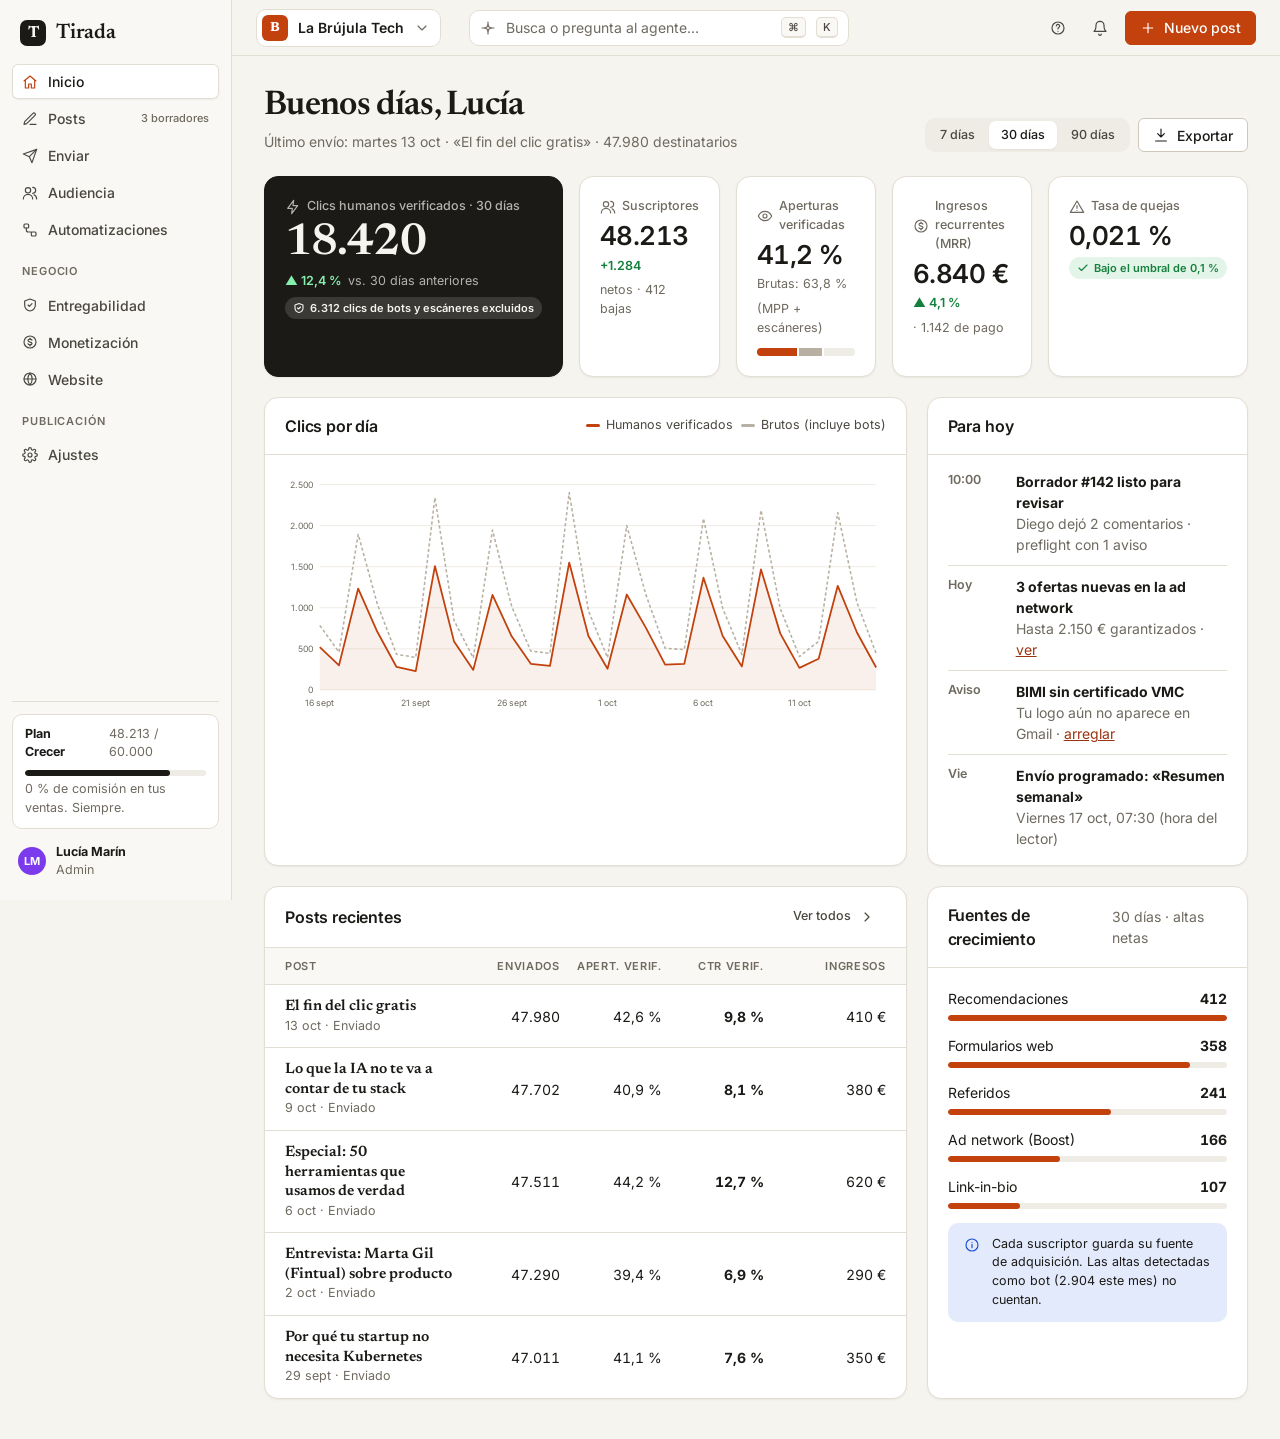
<file: design/prototype/index.html>
<!doctype html>
<html lang="es">
<head>
<meta charset="utf-8">
<meta name="viewport" content="width=device-width, initial-scale=1">
<title>Prototipo de Tirada</title>
<meta name="description" content="Prototipo navegable del dashboard del creador de Tirada (solo desktop).">
<link rel="preconnect" href="https://fonts.googleapis.com">
<link rel="preconnect" href="https://fonts.gstatic.com" crossorigin>
<link rel="stylesheet" href="https://fonts.googleapis.com/css2?family=Inter:wght@400;500;600;700&family=Newsreader:opsz,wght@6..72,400;6..72,600&display=swap">
<link rel="stylesheet" href="styles.css">
<link rel="icon" href="data:image/svg+xml,%3Csvg xmlns='http://www.w3.org/2000/svg' viewBox='0 0 32 32'%3E%3Crect width='32' height='32' rx='8' fill='%231b1a17'/%3E%3Ctext x='16' y='23' font-family='Georgia' font-size='20' font-weight='700' fill='%23f6f4ef' text-anchor='middle'%3ET%3C/text%3E%3C/svg%3E">
</head>
<body>

<!-- Iconos (sprite inline) -->
<svg width="0" height="0" style="position:absolute" aria-hidden="true">
  <defs>
    <symbol id="i-home" viewBox="0 0 24 24"><path d="M3 10.5 12 3l9 7.5"/><path d="M5 9.5V21h5v-6h4v6h5V9.5"/></symbol>
    <symbol id="i-edit" viewBox="0 0 24 24"><path d="M12 20h9"/><path d="M16.5 3.5a2.1 2.1 0 0 1 3 3L7 19l-4 1 1-4Z"/></symbol>
    <symbol id="i-send" viewBox="0 0 24 24"><path d="m22 2-7 20-4-9-9-4Z"/><path d="M22 2 11 13"/></symbol>
    <symbol id="i-users" viewBox="0 0 24 24"><circle cx="9" cy="8" r="4"/><path d="M2 21a7 7 0 0 1 14 0"/><path d="M16 3.5a4 4 0 0 1 0 9"/><path d="M22 21a7 7 0 0 0-4-6.3"/></symbol>
    <symbol id="i-flow" viewBox="0 0 24 24"><rect x="3" y="3" width="7" height="6" rx="1.5"/><rect x="14" y="15" width="7" height="6" rx="1.5"/><path d="M6.5 9v3a3 3 0 0 0 3 3h4.5"/></symbol>
    <symbol id="i-shield" viewBox="0 0 24 24"><path d="M12 3 4 6v6c0 5 3.5 8 8 9 4.5-1 8-4 8-9V6Z"/><path d="m9 12 2 2 4-4"/></symbol>
    <symbol id="i-coin" viewBox="0 0 24 24"><circle cx="12" cy="12" r="9"/><path d="M15 9.2c-.6-.9-1.7-1.4-3-1.4-1.8 0-3 .9-3 2.1 0 3 6 1.5 6 4.3 0 1.2-1.3 2.1-3 2.1-1.4 0-2.6-.6-3.1-1.6"/><path d="M12 6v1.8M12 16.3V18"/></symbol>
    <symbol id="i-globe" viewBox="0 0 24 24"><circle cx="12" cy="12" r="9"/><path d="M3 12h18"/><path d="M12 3a14 14 0 0 1 0 18 14 14 0 0 1 0-18"/></symbol>
    <symbol id="i-settings" viewBox="0 0 24 24"><circle cx="12" cy="12" r="3"/><path d="M19.4 15a1.7 1.7 0 0 0 .3 1.8l.1.1a2 2 0 1 1-2.8 2.8l-.1-.1a1.7 1.7 0 0 0-1.8-.3 1.7 1.7 0 0 0-1 1.5V21a2 2 0 1 1-4 0v-.1a1.7 1.7 0 0 0-1.1-1.5 1.7 1.7 0 0 0-1.8.3l-.1.1a2 2 0 1 1-2.8-2.8l.1-.1a1.7 1.7 0 0 0 .3-1.8 1.7 1.7 0 0 0-1.5-1H3a2 2 0 1 1 0-4h.1a1.7 1.7 0 0 0 1.5-1.1 1.7 1.7 0 0 0-.3-1.8l-.1-.1a2 2 0 1 1 2.8-2.8l.1.1a1.7 1.7 0 0 0 1.8.3H9a1.7 1.7 0 0 0 1-1.5V3a2 2 0 1 1 4 0v.1a1.7 1.7 0 0 0 1 1.5 1.7 1.7 0 0 0 1.8-.3l.1-.1a2 2 0 1 1 2.8 2.8l-.1.1a1.7 1.7 0 0 0-.3 1.8V9a1.7 1.7 0 0 0 1.5 1H21a2 2 0 1 1 0 4h-.1a1.7 1.7 0 0 0-1.5 1Z"/></symbol>
    <symbol id="i-search" viewBox="0 0 24 24"><circle cx="11" cy="11" r="7"/><path d="m20 20-3.5-3.5"/></symbol>
    <symbol id="i-sparkle" viewBox="0 0 24 24"><path d="M12 3v4M12 17v4M3 12h4M17 12h4"/><path d="m12 7 1.5 3.5L17 12l-3.5 1.5L12 17l-1.5-3.5L7 12l3.5-1.5Z"/></symbol>
    <symbol id="i-chev" viewBox="0 0 24 24"><path d="m6 9 6 6 6-6"/></symbol>
    <symbol id="i-chev-r" viewBox="0 0 24 24"><path d="m9 6 6 6-6 6"/></symbol>
    <symbol id="i-check" viewBox="0 0 24 24"><path d="M20 6 9 17l-5-5"/></symbol>
    <symbol id="i-x" viewBox="0 0 24 24"><path d="M18 6 6 18M6 6l12 12"/></symbol>
    <symbol id="i-alert" viewBox="0 0 24 24"><path d="M12 3 2 20h20Z"/><path d="M12 10v4M12 17h.01"/></symbol>
    <symbol id="i-info" viewBox="0 0 24 24"><circle cx="12" cy="12" r="9"/><path d="M12 11v5M12 8h.01"/></symbol>
    <symbol id="i-plus" viewBox="0 0 24 24"><path d="M12 5v14M5 12h14"/></symbol>
    <symbol id="i-mail" viewBox="0 0 24 24"><rect x="3" y="5" width="18" height="14" rx="2"/><path d="m3 7 9 6 9-6"/></symbol>
    <symbol id="i-link" viewBox="0 0 24 24"><path d="M10 14a4 4 0 0 0 5.7 0l3-3a4 4 0 0 0-5.7-5.7l-1 1"/><path d="M14 10a4 4 0 0 0-5.7 0l-3 3a4 4 0 0 0 5.7 5.7l1-1"/></symbol>
    <symbol id="i-copy" viewBox="0 0 24 24"><rect x="9" y="9" width="12" height="12" rx="2"/><path d="M5 15H4a1 1 0 0 1-1-1V4a1 1 0 0 1 1-1h10a1 1 0 0 1 1 1v1"/></symbol>
    <symbol id="i-image" viewBox="0 0 24 24"><rect x="3" y="4" width="18" height="16" rx="2"/><circle cx="9" cy="10" r="2"/><path d="m21 16-5-5-9 9"/></symbol>
    <symbol id="i-columns" viewBox="0 0 24 24"><rect x="3" y="4" width="18" height="16" rx="2"/><path d="M12 4v16"/></symbol>
    <symbol id="i-poll" viewBox="0 0 24 24"><path d="M4 20V10M10 20V4M16 20v-7M22 20H2"/></symbol>
    <symbol id="i-lock" viewBox="0 0 24 24"><rect x="4" y="11" width="16" height="10" rx="2"/><path d="M8 11V7a4 4 0 0 1 8 0v4"/></symbol>
    <symbol id="i-megaphone" viewBox="0 0 24 24"><path d="M3 11v2a1 1 0 0 0 1 1h3l6 4V6L7 10H4a1 1 0 0 0-1 1Z"/><path d="M17 8a5 5 0 0 1 0 8"/></symbol>
    <symbol id="i-heading" viewBox="0 0 24 24"><path d="M6 4v16M18 4v16M6 12h12"/></symbol>
    <symbol id="i-text" viewBox="0 0 24 24"><path d="M4 6h16M4 12h16M4 18h10"/></symbol>
    <symbol id="i-quote" viewBox="0 0 24 24"><path d="M7 7h4v6a4 4 0 0 1-4 4M15 7h4v6a4 4 0 0 1-4 4"/></symbol>
    <symbol id="i-code" viewBox="0 0 24 24"><path d="m8 7-5 5 5 5M16 7l5 5-5 5"/></symbol>
    <symbol id="i-clock" viewBox="0 0 24 24"><circle cx="12" cy="12" r="9"/><path d="M12 7v5l3 2"/></symbol>
    <symbol id="i-branch" viewBox="0 0 24 24"><circle cx="6" cy="5" r="2"/><circle cx="6" cy="19" r="2"/><circle cx="18" cy="8" r="2"/><path d="M6 7v10M18 10a6 6 0 0 1-6 6H8"/></symbol>
    <symbol id="i-webhook" viewBox="0 0 24 24"><path d="M10 7a3 3 0 1 1 4.5 2.6L17 14"/><path d="M7 20a3 3 0 1 1 0-6h0l2.5-4.5"/><path d="M17 20a3 3 0 1 0-2.6-4.5H9"/></symbol>
    <symbol id="i-zap" viewBox="0 0 24 24"><path d="M13 2 4 14h7l-1 8 9-12h-7Z"/></symbol>
    <symbol id="i-eye" viewBox="0 0 24 24"><path d="M2 12s3.5-7 10-7 10 7 10 7-3.5 7-10 7S2 12 2 12Z"/><circle cx="12" cy="12" r="3"/></symbol>
    <symbol id="i-monitor" viewBox="0 0 24 24"><rect x="2" y="4" width="20" height="13" rx="2"/><path d="M8 21h8M12 17v4"/></symbol>
    <symbol id="i-phone" viewBox="0 0 24 24"><rect x="6" y="2" width="12" height="20" rx="3"/><path d="M11 18h2"/></symbol>
    <symbol id="i-headphones" viewBox="0 0 24 24"><path d="M3 18v-6a9 9 0 0 1 18 0v6"/><rect x="3" y="14" width="4" height="7" rx="1.5"/><rect x="17" y="14" width="4" height="7" rx="1.5"/></symbol>
    <symbol id="i-comment" viewBox="0 0 24 24"><path d="M21 12a8 8 0 0 1-11.6 7.1L4 20l1-4.6A8 8 0 1 1 21 12Z"/></symbol>
    <symbol id="i-grip" viewBox="0 0 24 24"><circle cx="9" cy="6" r="1"/><circle cx="15" cy="6" r="1"/><circle cx="9" cy="12" r="1"/><circle cx="15" cy="12" r="1"/><circle cx="9" cy="18" r="1"/><circle cx="15" cy="18" r="1"/></symbol>
    <symbol id="i-play" viewBox="0 0 24 24"><path d="M7 4v16l13-8Z"/></symbol>
    <symbol id="i-trash" viewBox="0 0 24 24"><path d="M4 7h16M10 11v6M14 11v6M6 7l1 13h10l1-13M9 7V4h6v3"/></symbol>
    <symbol id="i-key" viewBox="0 0 24 24"><circle cx="8" cy="15" r="4"/><path d="m11 12 9-9M17 6l3 3M15 8l2 2"/></symbol>
    <symbol id="i-filter" viewBox="0 0 24 24"><path d="M3 5h18l-7 8v6l-4 2v-8Z"/></symbol>
    <symbol id="i-download" viewBox="0 0 24 24"><path d="M12 3v12M7 10l5 5 5-5M4 21h16"/></symbol>
    <symbol id="i-arrow-ur" viewBox="0 0 24 24"><path d="M7 17 17 7M8 7h9v9"/></symbol>
    <symbol id="i-layout" viewBox="0 0 24 24"><rect x="3" y="3" width="18" height="18" rx="2"/><path d="M3 9h18M9 21V9"/></symbol>
    <symbol id="i-undo" viewBox="0 0 24 24"><path d="M9 14 4 9l5-5"/><path d="M4 9h11a5 5 0 0 1 0 10h-3"/></symbol>
    <symbol id="i-redo" viewBox="0 0 24 24"><path d="m15 14 5-5-5-5"/><path d="M20 9H9a5 5 0 0 0 0 10h3"/></symbol>
    <symbol id="i-bell" viewBox="0 0 24 24"><path d="M6 8a6 6 0 0 1 12 0c0 7 3 9 3 9H3s3-2 3-9"/><path d="M10 21a2 2 0 0 0 4 0"/></symbol>
    <symbol id="i-help" viewBox="0 0 24 24"><circle cx="12" cy="12" r="9"/><path d="M9.5 9a2.5 2.5 0 1 1 3.5 2.3c-.6.3-1 .9-1 1.7v.5M12 17h.01"/></symbol>
    <symbol id="i-more" viewBox="0 0 24 24"><circle cx="5" cy="12" r="1"/><circle cx="12" cy="12" r="1"/><circle cx="19" cy="12" r="1"/></symbol>
    <symbol id="i-calendar" viewBox="0 0 24 24"><rect x="3" y="5" width="18" height="16" rx="2"/><path d="M3 10h18M8 3v4M16 3v4"/></symbol>
    <symbol id="i-split" viewBox="0 0 24 24"><path d="M12 3v6M12 9 5 16v5M12 9l7 7v5"/></symbol>
    <symbol id="i-bag" viewBox="0 0 24 24"><path d="M5 8h14l-1 13H6Z"/><path d="M9 8V6a3 3 0 0 1 6 0v2"/></symbol>
    <symbol id="i-star" viewBox="0 0 24 24"><path d="m12 3 2.7 5.6 6.3.9-4.5 4.4 1 6.1L12 17l-5.5 3 1-6.1L3 9.5l6.3-.9Z"/></symbol>
    <symbol id="i-laptop" viewBox="0 0 24 24"><rect x="4" y="4" width="16" height="11" rx="1.5"/><path d="M2 19h20l-2-4H4Z"/></symbol>
    <symbol id="i-bold" viewBox="0 0 24 24"><path d="M7 4h6a4 4 0 0 1 0 8H7zM7 12h7a4 4 0 0 1 0 8H7z"/></symbol>
    <symbol id="i-italic" viewBox="0 0 24 24"><path d="M14 4h-4M14 20h-4M15 4 9 20"/></symbol>
    <symbol id="i-db" viewBox="0 0 24 24"><ellipse cx="12" cy="5" rx="8" ry="3"/><path d="M4 5v14c0 1.7 3.6 3 8 3s8-1.3 8-3V5M4 12c0 1.7 3.6 3 8 3s8-1.3 8-3"/></symbol>
  </defs>
</svg>

<!-- ============ Pantalla de bloqueo móvil (funciona sin JS: CSS media query) ============ -->
<section class="gate" id="gate" aria-labelledby="gate-title">
  <div class="gate-card">
    <div class="gate-logo"><span class="brand-mark">T</span>Tirada</div>
    <svg class="gate-illus" viewBox="0 0 168 104" fill="none" stroke="currentColor" stroke-width="2" stroke-linecap="round" stroke-linejoin="round" aria-hidden="true">
      <rect x="22" y="6" width="124" height="78" rx="6"/>
      <path d="M8 92h152l-8 8H16Z"/>
      <rect x="32" y="16" width="34" height="58" rx="3" opacity=".35"/>
      <path d="M76 22h56M76 32h44M76 42h52M76 58h30" opacity=".5"/>
      <rect x="76" y="64" width="24" height="10" rx="3" fill="#c2410c" stroke="#c2410c"/>
    </svg>
    <h1 id="gate-title">Tirada se usa desde un ordenador</h1>
    <p>El editor, los segmentos y la analítica necesitan pantalla grande. Tus lectores sí te leen en el móvil: todo lo que ven ellos es responsive.</p>
    <p class="gate-reader">Abre Tirada en una pantalla de al menos 1024 px de ancho.</p>
    <div class="gate-actions">
      <button class="btn primary" type="button" data-gate-email><svg class="i"><use href="#i-mail"/></svg>Enviarme el enlace por email</button>
      <button class="btn" type="button" data-gate-copy><svg class="i"><use href="#i-link"/></svg>Copiar enlace</button>
    </div>
    <p class="gate-foot">¿Solo querías ver tus números? Te mandamos el resumen semanal por email cada lunes.</p>
  </div>
</section>

<!-- ============ App ============ -->
<div class="app" id="app">
  <aside class="sidebar" aria-label="Navegación principal">
    <div class="brand"><span class="brand-mark">T</span>Tirada</div>
    <nav class="nav" id="nav">
      <a href="#/inicio" data-route="inicio"><svg class="i"><use href="#i-home"/></svg>Inicio</a>
      <a href="#/editor" data-route="editor"><svg class="i"><use href="#i-edit"/></svg>Posts<span class="count">3 borradores</span></a>
      <a href="#/enviar" data-route="enviar"><svg class="i"><use href="#i-send"/></svg>Enviar</a>
      <a href="#/audiencia" data-route="audiencia"><svg class="i"><use href="#i-users"/></svg>Audiencia</a>
      <a href="#/automatizaciones" data-route="automatizaciones"><svg class="i"><use href="#i-flow"/></svg>Automatizaciones</a>
      <div class="nav-label">Negocio</div>
      <a href="#/entregabilidad" data-route="entregabilidad"><svg class="i"><use href="#i-shield"/></svg>Entregabilidad</a>
      <a href="#/monetizacion" data-route="monetizacion"><svg class="i"><use href="#i-coin"/></svg>Monetización</a>
      <a href="#/website" data-route="website"><svg class="i"><use href="#i-globe"/></svg>Website</a>
      <div class="nav-label">Publicación</div>
      <a href="#/ajustes" data-route="ajustes"><svg class="i"><use href="#i-settings"/></svg>Ajustes</a>
    </nav>
    <div class="sidebar-foot">
      <div class="plan-box">
        <div class="row"><b>Plan Crecer</b><span class="spacer"></span><span class="muted">48.213 / 60.000</span></div>
        <div class="bar"><span style="width:80%"></span></div>
        <span class="muted">0 % de comisión en tus ventas. Siempre.</span>
      </div>
      <div class="me"><span class="avatar" style="background:#7c3aed">LM</span><div><b>Lucía Marín</b><div class="muted">Admin</div></div></div>
    </div>
  </aside>

  <div class="main">
    <header class="topbar">
      <div class="pub-switch">
        <button class="pub-btn" id="pub-btn" aria-haspopup="menu" aria-expanded="false">
          <span class="pub-logo" style="background:#c2410c">B</span>La Brújula Tech<svg class="i muted"><use href="#i-chev"/></svg>
        </button>
        <div class="menu" id="pub-menu" role="menu" hidden>
          <button class="menu-item active" role="menuitem"><span class="pub-logo" style="background:#c2410c">B</span><span>La Brújula Tech<small>48.213 suscriptores · semanal</small></span><svg class="i" style="margin-left:auto"><use href="#i-check"/></svg></button>
          <button class="menu-item" role="menuitem"><span class="pub-logo" style="background:#0f766e">C</span><span>Código Abierto<small>9.870 suscriptores · quincenal</small></span></button>
          <button class="menu-item" role="menuitem"><span class="pub-logo" style="background:#1d4ed8">D</span><span>Datos con Café<small>2.415 suscriptores · en periodo de prueba</small></span></button>
          <div class="menu-sep"></div>
          <button class="menu-item" role="menuitem"><svg class="i"><use href="#i-plus"/></svg>Nueva publicación</button>
        </div>
      </div>
      <button class="cmdk-btn" id="cmdk-btn" aria-label="Abrir buscador y agente (Cmd+K)">
        <svg class="i"><use href="#i-sparkle"/></svg><span>Busca o pregunta al agente…</span><kbd>⌘</kbd><kbd>K</kbd>
      </button>
      <div class="topbar-right">
        <button class="btn ghost icon" aria-label="Ayuda"><svg class="i"><use href="#i-help"/></svg></button>
        <button class="btn ghost icon" aria-label="Notificaciones"><svg class="i"><use href="#i-bell"/></svg></button>
        <a class="btn primary" href="#/editor"><svg class="i"><use href="#i-plus"/></svg>Nuevo post</a>
      </div>
    </header>
    <main id="view" class="view" tabindex="-1"></main>
  </div>
</div>

<!-- ============ Paleta de comandos / agente IA ============ -->
<div class="palette-backdrop" id="palette" hidden>
  <div class="palette" role="dialog" aria-modal="true" aria-label="Buscador y agente">
    <div class="palette-in">
      <svg class="i"><use href="#i-sparkle"/></svg>
      <input id="palette-input" placeholder="Busca posts, suscriptores, ajustes… o pregunta lo que quieras" autocomplete="off">
      <kbd>esc</kbd>
    </div>
    <div class="palette-body" id="palette-body"></div>
    <div class="p-foot"><span><kbd>↑</kbd> <kbd>↓</kbd> navegar</span><span><kbd>↵</kbd> abrir</span><span>El agente usa la misma API y permisos que tú · todo queda en el audit log</span></div>
  </div>
</div>

<div class="toasts" id="toasts" aria-live="polite"></div>

<script src="app.js"></script>
</body>
</html>
</file>
<file: design/prototype/styles.css>
/* Tirada — prototipo del dashboard del creador (solo desktop, ≥1024px) */

:root {
  /* Superficies */
  --bg: #f6f4ef;
  --surface: #ffffff;
  --surface-2: #faf8f4;
  --surface-sunken: #efece5;
  --border: #e3ded3;
  --border-strong: #cfc8ba;

  /* Tinta */
  --ink: #1b1a17;
  --ink-2: #4a4740;
  --ink-3: #6f6a60;
  --ink-inverse: #ffffff;

  /* Marca */
  --accent: #c2410c;          /* bermellón de imprenta */
  --accent-hover: #a5360a;
  --accent-btn: #c2410c;
  --accent-btn-hover: #a5360a;
  --accent-soft: #fbe9df;
  --accent-ink: #9a3412;

  /* Estado (siempre con icono + texto) */
  --good: #15803d;
  --good-soft: #e3f4e8;
  --warn: #a16207;
  --warn-soft: #fbf1d5;
  --bad: #b91c1c;
  --bad-soft: #fbe4e4;
  --info: #1d4ed8;
  --info-soft: #e3eafc;

  /* Datos */
  --series-1: #c2410c;
  --series-muted: #b8b1a3;
  --grid: #ebe7de;

  /* Tipografía */
  --font-ui: "Inter", ui-sans-serif, system-ui, -apple-system, "Segoe UI", Roboto, sans-serif;
  --font-serif: "Newsreader", "Iowan Old Style", Georgia, "Times New Roman", serif;
  --font-mono: ui-monospace, "SF Mono", Menlo, Consolas, monospace;

  --fs-xs: 11px;
  --fs-sm: 12.5px;
  --fs-md: 14px;
  --fs-lg: 16px;
  --fs-xl: 20px;
  --fs-2xl: 26px;
  --fs-3xl: 34px;

  /* Espaciado (base 4) */
  --s-1: 4px;
  --s-2: 8px;
  --s-3: 12px;
  --s-4: 16px;
  --s-5: 20px;
  --s-6: 24px;
  --s-8: 32px;
  --s-10: 40px;

  --r-sm: 6px;
  --r-md: 10px;
  --r-lg: 14px;
  --shadow-sm: 0 1px 2px rgba(27, 26, 23, .06);
  --shadow-md: 0 6px 24px rgba(27, 26, 23, .08), 0 1px 2px rgba(27, 26, 23, .06);
  --shadow-lg: 0 24px 64px rgba(27, 26, 23, .18), 0 2px 6px rgba(27, 26, 23, .08);

  --sidebar-w: 232px;
  --topbar-h: 56px;
  color-scheme: light;
}

@media (prefers-color-scheme: dark) {
  :root {
    --bg: #141311;
    --surface: #1c1b18;
    --surface-2: #211f1c;
    --surface-sunken: #110f0d;
    --border: #2f2c27;
    --border-strong: #3f3b34;
    --ink: #f1ede4;
    --ink-2: #c9c3b6;
    --ink-3: #9a9385;
    --accent: #f0703a;
    --accent-hover: #ff8550;
    --accent-soft: #3a2116;
    --accent-ink: #ffb08a;
    --good: #4ade80;
    --good-soft: #15291c;
    --warn: #facc15;
    --warn-soft: #2e2710;
    --bad: #f87171;
    --bad-soft: #351717;
    --info: #93b4ff;
    --info-soft: #18213a;
    --series-1: #f0703a;
    --series-muted: #5d574d;
    --grid: #2a2823;
    --shadow-md: 0 6px 24px rgba(0, 0, 0, .4);
    --shadow-lg: 0 24px 64px rgba(0, 0, 0, .6);
    color-scheme: dark;
  }
}

* { box-sizing: border-box; }
html, body { margin: 0; height: 100%; }
body {
  background: var(--bg);
  color: var(--ink);
  font: 400 var(--fs-md)/1.5 var(--font-ui);
  -webkit-font-smoothing: antialiased;
  min-width: 1024px;
}
button, input, select, textarea { font: inherit; color: inherit; }
a { color: var(--accent-ink); }
h1, h2, h3, h4 { margin: 0; font-weight: 600; letter-spacing: -.01em; }
p { margin: 0; }
svg.i { width: 16px; height: 16px; flex: none; stroke: currentColor; fill: none; stroke-width: 1.75; stroke-linecap: round; stroke-linejoin: round; }
.serif { font-family: var(--font-serif); }
.muted { color: var(--ink-3); }
.mono { font-family: var(--font-mono); font-size: var(--fs-sm); }
.num { font-variant-numeric: tabular-nums; }
.sr-only { position: absolute; width: 1px; height: 1px; overflow: hidden; clip: rect(0 0 0 0); white-space: nowrap; }
:focus-visible { outline: 2px solid var(--accent); outline-offset: 2px; border-radius: 4px; }

/* ================= Mobile gate ================= */
.gate { display: none; }
@media (max-width: 1023.98px), (pointer: coarse) and (max-width: 1023.98px) {
  body { min-width: 0; }
  .app, .palette-backdrop { display: none !important; }
  .gate { display: flex; }
}
.gate {
  position: fixed; inset: 0; z-index: 100;
  flex-direction: column; justify-content: center; align-items: center;
  padding: 32px 24px;
  background:
    radial-gradient(120% 60% at 50% 0%, var(--accent-soft), transparent 70%),
    var(--bg);
  text-align: center;
  overflow-y: auto;
  padding-bottom: 96px;
}
.gate-card { max-width: 420px; width: 100%; }
.gate-logo { display: inline-flex; align-items: center; gap: 10px; font: 600 22px var(--font-serif); margin-bottom: 40px; }
.gate-illus { width: 168px; height: auto; margin: 0 auto 28px; display: block; color: var(--ink); }
.gate h1 { font: 600 30px/1.15 var(--font-serif); letter-spacing: -.02em; margin-bottom: 14px; }
.gate p { color: var(--ink-2); font-size: 16px; line-height: 1.55; margin-bottom: 10px; }
.gate .gate-reader { font-size: 14px; color: var(--ink-3); margin-bottom: 32px; }
.gate-actions { display: flex; flex-direction: column; gap: 10px; }
.gate .btn { justify-content: center; height: 48px; font-size: 15px; border-radius: 12px; }
.gate-foot { margin-top: 28px; font-size: 12.5px; color: var(--ink-3); }

/* ================= Layout ================= */
.app { display: grid; grid-template-columns: var(--sidebar-w) 1fr; min-height: 100vh; }
.sidebar {
  position: sticky; top: 0; height: 100vh;
  background: var(--surface-2);
  border-right: 1px solid var(--border);
  display: flex; flex-direction: column;
  padding: var(--s-4) var(--s-3);
}
.brand { display: flex; align-items: center; gap: 10px; padding: 4px 8px 18px; font: 600 21px var(--font-serif); letter-spacing: -.01em; }
.brand-mark { width: 26px; height: 26px; border-radius: 7px; background: var(--ink); color: var(--bg); display: grid; place-items: center; font: 700 16px var(--font-serif); }
.nav { display: flex; flex-direction: column; gap: 2px; }
.nav-label { font-size: var(--fs-xs); text-transform: uppercase; letter-spacing: .08em; color: var(--ink-3); padding: 14px 10px 6px; font-weight: 600; }
.nav a {
  display: flex; align-items: center; gap: 10px;
  padding: 7px 10px; border-radius: var(--r-sm);
  color: var(--ink-2); text-decoration: none; font-weight: 500;
}
.nav a:hover { background: var(--surface-sunken); color: var(--ink); }
.nav a[aria-current="page"] { background: var(--surface); color: var(--ink); box-shadow: var(--shadow-sm), inset 0 0 0 1px var(--border); }
.nav a[aria-current="page"] svg { color: var(--accent); }
.nav .count { margin-left: auto; font-size: var(--fs-xs); color: var(--ink-3); }
.sidebar-foot { margin-top: auto; border-top: 1px solid var(--border); padding-top: var(--s-3); display: flex; flex-direction: column; gap: 10px; }
.plan-box { background: var(--surface); border: 1px solid var(--border); border-radius: var(--r-md); padding: 10px 12px; font-size: var(--fs-sm); }
.plan-box .bar { height: 6px; border-radius: 3px; background: var(--surface-sunken); margin: 8px 0 4px; overflow: hidden; }
.plan-box .bar span { display: block; height: 100%; background: var(--ink); border-radius: 3px; }
.me { display: flex; align-items: center; gap: 10px; padding: 4px 6px; font-size: var(--fs-sm); }

.app.compact { grid-template-columns: 64px 1fr; }
.app.compact .sidebar { padding: var(--s-4) 10px; align-items: center; }
.app.compact .brand { font-size: 0; gap: 0; padding: 4px 0 18px; }
.app.compact .nav a { font-size: 0; gap: 0; justify-content: center; padding: 9px; }
.app.compact .nav a svg.i { width: 18px; height: 18px; }
.app.compact .nav .count, .app.compact .plan-box, .app.compact .me > div { display: none; }
.app.compact .nav-label { font-size: 0; padding: 8px 0; border-top: 1px solid var(--border); margin: 6px 6px 0; }
.app.compact .sidebar-foot { border-top: 0; }
.main { display: flex; flex-direction: column; min-width: 0; }
.topbar {
  position: sticky; top: 0; z-index: 20;
  height: var(--topbar-h);
  display: flex; align-items: center; gap: var(--s-3);
  padding: 0 var(--s-6);
  background: color-mix(in srgb, var(--bg) 88%, transparent);
  backdrop-filter: blur(8px);
  border-bottom: 1px solid var(--border);
}
.pub-switch { position: relative; }
.pub-btn { display: flex; align-items: center; gap: 10px; padding: 5px 10px 5px 5px; border: 1px solid var(--border); border-radius: var(--r-md); background: var(--surface); cursor: pointer; font-weight: 600; }
.pub-btn:hover { border-color: var(--border-strong); }
.pub-logo { width: 26px; height: 26px; border-radius: 6px; display: grid; place-items: center; font: 700 13px var(--font-serif); color: #fff; }
.menu {
  position: absolute; top: calc(100% + 6px); left: 0; min-width: 280px; z-index: 30;
  background: var(--surface); border: 1px solid var(--border); border-radius: var(--r-md);
  box-shadow: var(--shadow-md); padding: 6px;
}
.menu[hidden] { display: none; }
.menu-item { display: flex; align-items: center; gap: 10px; width: 100%; padding: 8px; border: 0; background: none; border-radius: var(--r-sm); cursor: pointer; text-align: left; }
.menu-item:hover, .menu-item.active { background: var(--surface-sunken); }
.menu-item small { display: block; color: var(--ink-3); font-size: var(--fs-xs); }
.menu-sep { height: 1px; background: var(--border); margin: 6px 0; }
.cmdk-btn {
  display: flex; align-items: center; gap: 10px;
  width: 380px; height: 36px; padding: 0 10px;
  margin-left: var(--s-4);
  border: 1px solid var(--border); border-radius: var(--r-md);
  background: var(--surface); color: var(--ink-3); cursor: pointer; text-align: left;
}
.cmdk-btn:hover { border-color: var(--border-strong); color: var(--ink-2); }
.cmdk-btn span { flex: 1; }
kbd { font: 500 11px var(--font-ui); padding: 2px 6px; border: 1px solid var(--border); border-bottom-width: 2px; border-radius: 5px; background: var(--surface-2); color: var(--ink-2); }
.topbar-right { margin-left: auto; display: flex; align-items: center; gap: var(--s-2); }

.view { padding: var(--s-8) var(--s-8) var(--s-10); max-width: 1440px; width: 100%; }
.view.full { max-width: none; padding: 0; }
.page-head { display: flex; align-items: flex-end; gap: var(--s-4); margin-bottom: var(--s-6); }
.page-head h1 { font: 600 var(--fs-3xl)/1.1 var(--font-serif); letter-spacing: -.02em; }
.page-head .sub { color: var(--ink-3); margin-top: 6px; }
.page-head .actions { margin-left: auto; display: flex; gap: var(--s-2); align-items: center; }

/* ================= Componentes ================= */
.btn {
  display: inline-flex; align-items: center; gap: 8px;
  height: 34px; padding: 0 14px;
  border: 1px solid var(--border-strong); border-radius: var(--r-sm);
  background: var(--surface); color: var(--ink);
  font-weight: 500; cursor: pointer; white-space: nowrap; text-decoration: none;
}
.btn:hover { background: var(--surface-2); }
.btn.primary { background: var(--accent-btn); border-color: var(--accent-btn); color: #fff; }
.btn.primary:hover { background: var(--accent-btn-hover); }
.btn.dark { background: var(--ink); border-color: var(--ink); color: var(--bg); }
.btn.ghost { border-color: transparent; background: transparent; color: var(--ink-2); }
.btn.ghost:hover { background: var(--surface-sunken); }
.btn.sm { height: 28px; padding: 0 10px; font-size: var(--fs-sm); }
.btn.icon { width: 34px; padding: 0; justify-content: center; }
.btn.sm.icon { width: 28px; }

.card { background: var(--surface); border: 1px solid var(--border); border-radius: var(--r-lg); box-shadow: var(--shadow-sm); }
.card-h { display: flex; align-items: center; gap: var(--s-3); padding: var(--s-4) var(--s-5); border-bottom: 1px solid var(--border); }
.card-h h2, .card-h h3 { font-size: var(--fs-lg); }
.card-h .right { margin-left: auto; display: flex; gap: var(--s-2); align-items: center; }
.card-b { padding: var(--s-5); }
.card-b.flush { padding: 0; }

.grid { display: grid; gap: var(--s-5); }
.g-2 { grid-template-columns: repeat(2, minmax(0, 1fr)); }
.g-3 { grid-template-columns: repeat(3, minmax(0, 1fr)); }
.g-4 { grid-template-columns: repeat(4, minmax(0, 1fr)); }
.g-main-side { grid-template-columns: minmax(0, 2fr) minmax(0, 1fr); }
.stack { display: flex; flex-direction: column; gap: var(--s-5); }
.row { display: flex; align-items: center; gap: var(--s-2); }
.row.wrap { flex-wrap: wrap; }
.spacer { flex: 1; }

.badge {
  display: inline-flex; align-items: center; gap: 5px;
  padding: 2px 8px; border-radius: 999px;
  font-size: var(--fs-xs); font-weight: 600; line-height: 18px; white-space: nowrap;
  background: var(--surface-sunken); color: var(--ink-2);
}
.badge svg.i { width: 12px; height: 12px; stroke-width: 2.25; }
.badge.good { background: var(--good-soft); color: var(--good); }
.badge.warn { background: var(--warn-soft); color: var(--warn); }
.badge.bad { background: var(--bad-soft); color: var(--bad); }
.badge.info { background: var(--info-soft); color: var(--info); }
.badge.accent { background: var(--accent-soft); color: var(--accent-ink); }
.badge.outline { background: transparent; box-shadow: inset 0 0 0 1px var(--border-strong); }

.avatar { width: 28px; height: 28px; border-radius: 50%; display: inline-grid; place-items: center; font-size: 11px; font-weight: 700; color: #fff; flex: none; }
.avatar.sm { width: 22px; height: 22px; font-size: 10px; }
.avatars { display: flex; }
.avatars .avatar { box-shadow: 0 0 0 2px var(--bg); margin-left: -6px; }
.avatars .avatar:first-child { margin-left: 0; }

.tabs { display: flex; gap: 2px; border-bottom: 1px solid var(--border); }
.ed-right .tab { display: inline-flex; align-items: center; gap: 4px; padding: 10px 8px; font-size: var(--fs-sm); white-space: nowrap; }
.tab { padding: 10px 12px; border: 0; background: none; cursor: pointer; color: var(--ink-3); font-weight: 500; border-bottom: 2px solid transparent; margin-bottom: -1px; }
.tab:hover { color: var(--ink); }
.tab[aria-selected="true"] { color: var(--ink); border-bottom-color: var(--accent); }

.seg { display: inline-flex; padding: 3px; gap: 2px; background: var(--surface-sunken); border-radius: var(--r-md); }
.seg button { display: inline-flex; align-items: center; gap: 6px; border: 0; background: none; padding: 5px 12px; border-radius: 7px; cursor: pointer; color: var(--ink-2); font-weight: 500; font-size: var(--fs-sm); }
.seg button[aria-pressed="true"] { background: var(--surface); color: var(--ink); box-shadow: var(--shadow-sm); }

.field { display: flex; flex-direction: column; gap: 6px; }
.field label, .label { font-size: var(--fs-sm); font-weight: 600; color: var(--ink-2); }
.input, .select {
  height: 36px; padding: 0 10px; width: 100%;
  border: 1px solid var(--border-strong); border-radius: var(--r-sm);
  background: var(--surface);
}
.select { appearance: none; padding-right: 28px; background-image: linear-gradient(45deg, transparent 50%, var(--ink-3) 50%), linear-gradient(135deg, var(--ink-3) 50%, transparent 50%); background-position: calc(100% - 15px) 15px, calc(100% - 10px) 15px; background-size: 5px 5px; background-repeat: no-repeat; }
.input:focus, .select:focus { outline: 2px solid var(--accent); outline-offset: -1px; border-color: transparent; }
.hint { font-size: var(--fs-sm); color: var(--ink-3); }

.switch { position: relative; width: 34px; height: 20px; border-radius: 10px; background: var(--border-strong); border: 0; cursor: pointer; flex: none; padding: 0; }
.switch::after { content: ""; position: absolute; top: 2px; left: 2px; width: 16px; height: 16px; border-radius: 50%; background: #fff; transition: transform .15s; box-shadow: var(--shadow-sm); }
.switch[aria-checked="true"] { background: var(--good); }
.switch[aria-checked="true"]::after { transform: translateX(14px); }

table.t { width: 100%; border-collapse: collapse; font-size: var(--fs-md); }
.t th { text-align: left; font-size: var(--fs-xs); text-transform: uppercase; letter-spacing: .06em; color: var(--ink-3); font-weight: 600; padding: 10px var(--s-4); border-bottom: 1px solid var(--border); background: var(--surface-2); white-space: nowrap; }
.t td { padding: 11px var(--s-4); border-bottom: 1px solid var(--border); vertical-align: middle; }
.t tr:last-child td { border-bottom: 0; }
.t tbody tr:hover td { background: var(--surface-2); }
.t .r { text-align: right; }
.t th:first-child { border-top-left-radius: var(--r-lg); }
.t th:last-child { border-top-right-radius: var(--r-lg); }
.cell-main { font-weight: 600; }
.cell-sub { font-size: var(--fs-sm); color: var(--ink-3); }

.meter { height: 6px; border-radius: 3px; background: var(--surface-sunken); overflow: hidden; min-width: 60px; }
.meter > span { display: block; height: 100%; border-radius: 3px; background: var(--ink-2); }
.meter.good > span { background: var(--good); }
.meter.warn > span { background: var(--warn); }
.meter.accent > span { background: var(--accent); }

.callout { display: flex; gap: var(--s-3); padding: var(--s-3) var(--s-4); border-radius: var(--r-md); background: var(--info-soft); color: var(--ink); font-size: var(--fs-sm); align-items: flex-start; }
.callout svg { color: var(--info); margin-top: 2px; }
.callout.warn { background: var(--warn-soft); } .callout.warn svg { color: var(--warn); }
.callout.good { background: var(--good-soft); } .callout.good svg { color: var(--good); }
.callout.accent { background: var(--accent-soft); } .callout.accent svg { color: var(--accent); }

.dot { width: 8px; height: 8px; border-radius: 50%; display: inline-block; background: var(--ink-3); flex: none; }
.dot.good { background: var(--good); } .dot.warn { background: var(--warn); } .dot.bad { background: var(--bad); }

/* ================= Inicio ================= */
.kpis { display: grid; grid-template-columns: 1.5fr repeat(4, 1fr); gap: var(--s-4); margin-bottom: var(--s-5); }
.kpi { padding: var(--s-5); display: flex; flex-direction: column; gap: 6px; }
.kpi .k-label { font-size: var(--fs-sm); color: var(--ink-3); font-weight: 500; display: flex; align-items: center; gap: 6px; }
.kpi .k-val { font: 600 var(--fs-2xl)/1.1 var(--font-ui); letter-spacing: -.02em; font-variant-numeric: tabular-nums; }
.kpi .k-foot { font-size: var(--fs-sm); color: var(--ink-3); display: flex; gap: 6px; align-items: center; flex-wrap: wrap; }
.kpi.hero { background: var(--ink); color: var(--bg); border-color: var(--ink); }
.kpi.hero .k-label, .kpi.hero .k-foot { color: color-mix(in srgb, var(--bg) 70%, transparent); }
.kpi.hero .k-val { font: 600 44px/1 var(--font-serif); }
.kpi.hero .badge { background: color-mix(in srgb, var(--bg) 14%, transparent); color: var(--bg); }
.delta-up { color: var(--good); font-weight: 600; }
.delta-down { color: var(--bad); font-weight: 600; }
.kpi.hero .delta-up { color: #86efac; }
.split-bar { display: flex; height: 8px; gap: 2px; border-radius: 4px; overflow: hidden; margin-top: 4px; }
.split-bar span { display: block; height: 100%; }

.chart-wrap { position: relative; }
.chart-wrap svg { display: block; width: 100%; height: auto; overflow: visible; }
.chart-tip { position: absolute; pointer-events: none; background: var(--ink); color: var(--bg); padding: 8px 10px; border-radius: 8px; font-size: var(--fs-sm); box-shadow: var(--shadow-md); transform: translate(-50%, -110%); white-space: nowrap; opacity: 0; transition: opacity .1s; }
.chart-tip b { font-variant-numeric: tabular-nums; }
.legend { display: flex; gap: var(--s-4); font-size: var(--fs-sm); color: var(--ink-2); }
.legend i { display: inline-block; width: 14px; height: 3px; border-radius: 2px; vertical-align: middle; margin-right: 6px; }

.post-row { display: grid; grid-template-columns: 1fr 90px 90px 90px 110px; gap: var(--s-3); align-items: center; padding: 12px var(--s-5); border-bottom: 1px solid var(--border); }
.post-row:last-child { border-bottom: 0; }
.post-row.head { font-size: var(--fs-xs); text-transform: uppercase; letter-spacing: .06em; color: var(--ink-3); font-weight: 600; padding-top: 10px; padding-bottom: 10px; background: var(--surface-2); }
.post-row .title { font: 600 15px/1.3 var(--font-serif); }
.post-row .r { text-align: right; font-variant-numeric: tabular-nums; }

.agenda li { display: flex; gap: var(--s-3); padding: 10px 0; border-bottom: 1px solid var(--border); }
.agenda li:last-child { border-bottom: 0; }
ul.plain { list-style: none; margin: 0; padding: 0; }
.agenda .when { width: 56px; flex: none; font-size: var(--fs-sm); color: var(--ink-3); font-weight: 600; }

/* ================= Editor ================= */
.editor { display: grid; grid-template-columns: 248px minmax(0, 1fr) 360px; height: calc(100vh - var(--topbar-h)); }
.ed-left, .ed-right { background: var(--surface-2); overflow-y: auto; }
.ed-left { border-right: 1px solid var(--border); padding: var(--s-4); }
.ed-right { border-left: 1px solid var(--border); display: flex; flex-direction: column; }
.ed-center { overflow-y: auto; background: var(--bg); position: relative; }
.ed-toolbar > * { flex-shrink: 0; }
.ed-toolbar .spacer { flex-shrink: 1; }
.ed-toolbar { position: sticky; top: 0; z-index: 5; display: flex; align-items: center; gap: var(--s-2); padding: 10px var(--s-5); background: color-mix(in srgb, var(--bg) 92%, transparent); backdrop-filter: blur(6px); border-bottom: 1px solid var(--border); }
.ed-toolbar .sep { width: 1px; height: 20px; background: var(--border); margin: 0 4px; }
.saved { font-size: var(--fs-sm); color: var(--ink-3); display: flex; align-items: center; gap: 6px; }
.doc { max-width: 680px; margin: var(--s-8) auto 120px; background: var(--surface); border: 1px solid var(--border); border-radius: var(--r-lg); box-shadow: var(--shadow-sm); padding: 56px 64px; font-family: var(--font-serif); font-size: 18px; line-height: 1.65; }
.doc .kicker { font: 600 12px var(--font-ui); text-transform: uppercase; letter-spacing: .1em; color: var(--accent); margin-bottom: 10px; }
.doc h1 { font: 600 36px/1.15 var(--font-serif); letter-spacing: -.02em; margin-bottom: 12px; }
.doc h2 { font: 600 24px/1.25 var(--font-serif); margin: 28px 0 8px; }
.doc .dek { font-size: 20px; color: var(--ink-2); margin-bottom: 18px; }
.doc .byline { font: 500 13px var(--font-ui); color: var(--ink-3); display: flex; align-items: center; gap: 8px; padding-bottom: 20px; border-bottom: 1px solid var(--border); margin-bottom: 20px; }
.doc p { margin: 0 0 16px; }
.blk { position: relative; border-radius: 8px; }
.blk .handle { position: absolute; left: -40px; top: 4px; display: flex; gap: 2px; opacity: 0; color: var(--ink-3); }
.blk:hover .handle, .blk.sel .handle { opacity: 1; }
.blk.sel { box-shadow: 0 0 0 2px var(--accent); }
.blk .cond { position: absolute; right: -8px; top: -10px; }
.mt { background: var(--accent-soft); color: var(--accent-ink); border-radius: 4px; padding: 0 4px; font-family: var(--font-ui); font-size: .85em; font-weight: 600; }
.mt.resolved { background: var(--good-soft); color: var(--good); }
.doc figure { margin: 8px 0 20px; }
.img-ph { aspect-ratio: 16 / 8; border-radius: 8px; background: linear-gradient(135deg, #2b3a55, #c2410c 140%); display: grid; place-items: center; color: rgba(255, 255, 255, .85); }
.img-ph svg { width: 56px; height: 56px; stroke-width: 1.2; }
.doc figcaption { font: 400 13.5px/1.5 var(--font-ui); color: var(--ink-3); margin-top: 8px; }
.doc figcaption em { color: var(--ink-2); }
.cols { display: grid; grid-template-columns: 1fr 1fr; gap: 20px; margin: 4px 0 20px; }
.cols > div { border: 1px dashed var(--border-strong); border-radius: 8px; padding: 14px 16px; font-size: 15.5px; line-height: 1.55; }
.cols h4 { font: 600 12px var(--font-ui); text-transform: uppercase; letter-spacing: .08em; color: var(--ink-3); margin-bottom: 6px; }
.poll { border: 1px solid var(--border); border-radius: 10px; padding: 16px 18px; margin: 8px 0 20px; font-family: var(--font-ui); }
.poll .q { font-weight: 600; margin-bottom: 10px; font-size: 15px; }
.poll .opt { display: flex; align-items: center; gap: 10px; padding: 8px 12px; border: 1px solid var(--border); border-radius: 8px; margin-bottom: 6px; font-size: 14px; position: relative; overflow: hidden; }
.poll .opt span.fill { position: absolute; inset: 0 auto 0 0; background: var(--accent-soft); z-index: 0; }
.poll .opt > * { position: relative; z-index: 1; }
.poll .opt b { margin-left: auto; font-variant-numeric: tabular-nums; }
.paywall { display: flex; align-items: center; gap: 12px; margin: 28px 0; font: 600 12px var(--font-ui); text-transform: uppercase; letter-spacing: .08em; color: var(--accent-ink); }
.paywall::before, .paywall::after { content: ""; flex: 1; border-top: 2px dashed var(--accent); opacity: .5; }
.adslot { border: 1px solid var(--border); background: var(--surface-2); border-radius: 10px; padding: 14px 16px; display: flex; gap: 14px; align-items: center; margin: 8px 0 20px; font-family: var(--font-ui); }
.adslot .logo { width: 44px; height: 44px; border-radius: 10px; background: #0f766e; color: #fff; display: grid; place-items: center; font-weight: 700; }
.adslot small { color: var(--ink-3); font-size: 11px; text-transform: uppercase; letter-spacing: .08em; font-weight: 600; }
.slash { position: absolute; left: 0; top: calc(100% + 6px); width: 300px; z-index: 6; background: var(--surface); border: 1px solid var(--border); border-radius: var(--r-md); box-shadow: var(--shadow-lg); padding: 6px; font-family: var(--font-ui); font-size: 14px; }
.slash .grp { font-size: var(--fs-xs); text-transform: uppercase; letter-spacing: .08em; color: var(--ink-3); font-weight: 600; padding: 6px 8px 4px; }
.slash .it { display: flex; align-items: center; gap: 10px; padding: 6px 8px; border-radius: 6px; }
.slash .it.active { background: var(--surface-sunken); }
.slash .it .ic { width: 30px; height: 30px; border-radius: 6px; border: 1px solid var(--border); display: grid; place-items: center; background: var(--surface); }
.slash .it small { display: block; color: var(--ink-3); font-size: 12px; }
.slash .it kbd { margin-left: auto; }
.typing { color: var(--ink-3); }
.caret { display: inline-block; width: 2px; height: 1.1em; background: var(--accent); vertical-align: text-bottom; animation: blink 1s steps(1) infinite; }
@keyframes blink { 50% { opacity: 0; } }
.rcaret { position: relative; display: inline-block; width: 2px; height: 1.15em; background: #2563eb; vertical-align: text-bottom; margin: 0 1px; }
.cursor-tag { position: absolute; bottom: 100%; left: 0; font: 600 10px/1.4 var(--font-ui); color: #fff; padding: 0 6px; border-radius: 4px 4px 4px 0; white-space: nowrap; }
.remote-sel { background: rgba(37, 99, 235, .16); border-bottom: 2px solid #2563eb; }
.comment-hl { background: var(--warn-soft); border-bottom: 2px solid var(--warn); cursor: pointer; }

.outline li { padding: 5px 8px; border-radius: 6px; font-size: var(--fs-sm); color: var(--ink-2); cursor: pointer; display: flex; gap: 8px; align-items: center; }
.outline li:hover { background: var(--surface-sunken); }
.outline li.on { background: var(--surface); box-shadow: inset 0 0 0 1px var(--border); color: var(--ink); }
.outline li.l2 { padding-left: 22px; }
.side-h { font-size: var(--fs-xs); text-transform: uppercase; letter-spacing: .08em; color: var(--ink-3); font-weight: 600; margin: 18px 0 8px; }
.side-h:first-child { margin-top: 0; }

.rp-body { padding: var(--s-4); overflow-y: auto; flex: 1; display: flex; flex-direction: column; gap: var(--s-4); }
.rp-sec { background: var(--surface); border: 1px solid var(--border); border-radius: var(--r-md); padding: var(--s-4); }
.rp-sec h4 { font-size: var(--fs-md); margin-bottom: 10px; display: flex; align-items: center; gap: 8px; }
.rp-sec h4 .right { margin-left: auto; }
.gauge { position: relative; height: 10px; border-radius: 5px; background: var(--surface-sunken); overflow: visible; margin: 10px 0 6px; }
.gauge .fill { position: absolute; inset: 0 auto 0 0; border-radius: 5px; background: var(--good); }
.gauge .mark { position: absolute; top: -4px; bottom: -4px; width: 2px; background: var(--ink-3); }
.gauge-legend { display: flex; justify-content: space-between; font-size: var(--fs-xs); color: var(--ink-3); }
.check { display: flex; gap: 10px; align-items: flex-start; padding: 7px 0; font-size: var(--fs-sm); border-bottom: 1px solid var(--border); }
.check:last-child { border-bottom: 0; }
.check .ci { width: 18px; height: 18px; border-radius: 50%; display: grid; place-items: center; flex: none; margin-top: 1px; }
.check .ci svg { width: 11px; height: 11px; stroke-width: 3; }
.check .ci.good { background: var(--good-soft); color: var(--good); }
.check .ci.warn { background: var(--warn-soft); color: var(--warn); }
.check .ci.bad { background: var(--bad-soft); color: var(--bad); }
.check .act { margin-left: auto; font-size: var(--fs-xs); white-space: nowrap; }
.chip { display: inline-flex; align-items: center; gap: 6px; padding: 4px 10px; border: 1px solid var(--border-strong); border-radius: 999px; font-size: var(--fs-sm); background: var(--surface); cursor: pointer; }
.chip[aria-pressed="true"] { background: var(--ink); border-color: var(--ink); color: var(--bg); }
.thread { display: flex; flex-direction: column; gap: 12px; }
.msg { display: flex; gap: 10px; font-size: var(--fs-sm); }
.msg .who { font-weight: 600; }
.msg .who span { font-weight: 400; color: var(--ink-3); margin-left: 4px; }
.msg q { display: block; border-left: 2px solid var(--warn); padding-left: 8px; color: var(--ink-3); margin: 4px 0; font-style: italic; quotes: none; }

.preview-frame { background: var(--surface-sunken); border-radius: var(--r-md); padding: 12px; }
.preview-mail { background: #fff; color: #1b1a17; border-radius: 8px; padding: 14px; font-size: 12px; line-height: 1.5; box-shadow: var(--shadow-sm); }
.preview-mail .from { display: flex; gap: 8px; align-items: center; border-bottom: 1px solid #eee; padding-bottom: 8px; margin-bottom: 10px; }
.preview-mail h5 { font: 600 16px/1.25 Georgia, serif; margin: 0 0 6px; }
.audio-player { display: flex; align-items: center; gap: 12px; background: var(--ink); color: var(--bg); border-radius: 12px; padding: 12px 14px; }
.audio-player .play { width: 36px; height: 36px; border-radius: 50%; background: var(--accent); display: grid; place-items: center; color: #fff; }
.wave { flex: 1; display: flex; align-items: center; gap: 2px; height: 28px; }
.wave i { flex: 1; background: color-mix(in srgb, var(--bg) 40%, transparent); border-radius: 1px; }
.wave i.p { background: var(--accent); }

/* ================= Enviar ================= */
.steps { display: flex; gap: 0; margin-bottom: var(--s-6); background: var(--surface); border: 1px solid var(--border); border-radius: var(--r-lg); overflow: hidden; }
.step { flex: 1; display: flex; align-items: center; gap: 10px; padding: 14px 18px; border-right: 1px solid var(--border); color: var(--ink-3); font-weight: 500; }
.step:last-child { border-right: 0; }
.step .n { width: 24px; height: 24px; border-radius: 50%; display: grid; place-items: center; background: var(--surface-sunken); font-size: 12px; font-weight: 700; }
.step.done .n { background: var(--good); color: #fff; }
.step.cur { color: var(--ink); background: var(--surface-2); box-shadow: inset 0 -2px 0 var(--accent); }
.step.cur .n { background: var(--accent-btn); color: #fff; }
.aud-box { border: 1px solid var(--border); border-radius: var(--r-md); padding: 12px; }
.aud-box.inc { border-left: 3px solid var(--good); }
.aud-box.exc { border-left: 3px solid var(--bad); }
.aud-item { display: flex; align-items: center; gap: 10px; padding: 6px 0; font-size: var(--fs-md); }
.aud-item .num { margin-left: auto; color: var(--ink-3); font-size: var(--fs-sm); }
.variant { display: grid; grid-template-columns: 32px 1fr 70px; align-items: center; gap: 10px; padding: 8px 0; }
.variant .v { width: 28px; height: 28px; border-radius: 7px; display: grid; place-items: center; font-weight: 700; background: var(--surface-sunken); }
.inbox-prev { border: 1px solid var(--border); border-radius: var(--r-md); overflow: hidden; }
.inbox-prev .ir > * { min-width: 0; white-space: nowrap; overflow: hidden; text-overflow: ellipsis; }
.inbox-prev .ir { display: grid; grid-template-columns: 96px 1fr 36px; gap: 12px; padding: 10px 14px; border-bottom: 1px solid var(--border); font-size: var(--fs-sm); }
.inbox-prev .ir:last-child { border-bottom: 0; }
.inbox-prev .ir.me { background: var(--accent-soft); }
.inbox-prev .ir b { font-weight: 600; }
.summary-num { font: 600 40px/1 var(--font-serif); letter-spacing: -.02em; }
.cohort-bar { display: flex; height: 36px; border-radius: 8px; overflow: hidden; gap: 2px; }
.cohort-bar div { display: grid; place-items: center; font-size: var(--fs-sm); font-weight: 600; color: #fff; }

/* ================= Audiencia ================= */
.toolbar { display: flex; align-items: center; gap: var(--s-2); padding: var(--s-3) var(--s-4); border-bottom: 1px solid var(--border); }
.search { position: relative; }
.search svg { position: absolute; left: 10px; top: 10px; color: var(--ink-3); }
.search .input { padding-left: 32px; width: 280px; }
.eng { display: flex; align-items: center; gap: 8px; }
.eng .meter { width: 70px; }
.cond { display: grid; grid-template-columns: 56px 1fr 1fr 1fr 28px; gap: 8px; align-items: center; padding: 6px 0; }
.cond .conj { font-size: var(--fs-xs); font-weight: 700; color: var(--ink-3); text-transform: uppercase; text-align: center; background: var(--surface-sunken); border-radius: 5px; padding: 3px 0; }
.cond .select, .cond .input { height: 32px; font-size: var(--fs-sm); }
.ai-input { display: flex; align-items: center; gap: 10px; padding: 6px 6px 6px 12px; border: 1px solid var(--accent); border-radius: var(--r-md); background: var(--accent-soft); }
.ai-input svg { color: var(--accent); }
.ai-input input { flex: 1; border: 0; background: transparent; outline: none; height: 30px; }
.cond-group { border: 1px solid var(--border); border-radius: var(--r-md); padding: 10px 12px; background: var(--surface-2); }
.flash { animation: flash 1.2s ease-out; }
@keyframes flash { 0% { background: var(--accent-soft); } 100% { background: transparent; } }

/* ================= Automatizaciones ================= */
.flow-shell { display: grid; grid-template-columns: minmax(0, 1fr) 320px; gap: var(--s-5); }
.canvas {
  position: relative; min-height: 720px; border-radius: var(--r-lg); border: 1px solid var(--border);
  background-color: var(--surface-2);
  background-image: radial-gradient(var(--border-strong) 1px, transparent 1px);
  background-size: 18px 18px;
  overflow: hidden;
}
.flow { position: relative; width: 760px; margin: 0 auto; padding: 28px 0 40px; }
.frow { display: flex; justify-content: center; gap: 160px; margin-bottom: 40px; }
.frow:last-child { margin-bottom: 0; }
.frow .ghost-slot { width: 250px; visibility: hidden; }
.flow svg.edges { position: absolute; inset: 0; width: 100%; height: 100%; pointer-events: none; }
.edges path { fill: none; stroke: var(--border-strong); stroke-width: 2; }
.edges path.added { stroke: var(--good); stroke-dasharray: 5 4; }
.node { position: relative; width: 250px; flex: none; background: var(--surface); border: 1px solid var(--border); border-radius: 12px; box-shadow: var(--shadow-sm); padding: 10px 12px; font-size: var(--fs-sm); }
.node .nh { display: flex; align-items: center; gap: 8px; font-weight: 600; font-size: var(--fs-md); }
.node .nt { font-size: var(--fs-xs); text-transform: uppercase; letter-spacing: .08em; color: var(--ink-3); font-weight: 600; margin-bottom: 4px; display: flex; gap: 6px; align-items: center; }
.node .ni { width: 24px; height: 24px; border-radius: 6px; display: grid; place-items: center; color: #fff; flex: none; }
.node .ni svg { width: 14px; height: 14px; }
.node .stats { display: flex; gap: 12px; margin-top: 8px; padding-top: 8px; border-top: 1px solid var(--border); color: var(--ink-3); font-variant-numeric: tabular-nums; }
.node .stats b { color: var(--ink); }
.node.trigger { border-top: 3px solid #7c3aed; }
.node.changed { box-shadow: 0 0 0 2px var(--warn), var(--shadow-sm); }
.node.added { box-shadow: 0 0 0 2px var(--good), var(--shadow-sm); border-style: dashed; }
.node .diff { position: absolute; top: -10px; right: 10px; }
.node del { color: var(--bad); }
.node ins { color: var(--good); text-decoration: none; font-weight: 600; }
.flow-mode-live .only-draft { display: none !important; }
.flow-mode-draft .only-live { display: none !important; }
.mode-banner { display: flex; align-items: center; gap: 10px; padding: 10px 14px; border-radius: var(--r-md); margin-bottom: var(--s-4); font-size: var(--fs-sm); }
.mode-banner.live { background: var(--good-soft); }
.mode-banner.draft { background: var(--warn-soft); }

/* ================= Entregabilidad ================= */
.provider { display: flex; align-items: center; gap: 10px; }
.provider .pl { width: 28px; height: 28px; border-radius: 7px; display: grid; place-items: center; font-weight: 800; font-size: 13px; color: #fff; }
.rate { display: flex; align-items: center; gap: 10px; justify-content: flex-end; }
.rate .meter { width: 70px; }
.auth-grid { display: grid; grid-template-columns: repeat(4, 1fr); gap: var(--s-3); }
.auth { border: 1px solid var(--border); border-radius: var(--r-md); padding: 12px 14px; }
.auth .ah { display: flex; align-items: center; gap: 8px; font-weight: 700; margin-bottom: 6px; }
.auth code { display: block; font-size: 11px; color: var(--ink-3); white-space: nowrap; overflow: hidden; text-overflow: ellipsis; }
.pool { display: grid; grid-template-columns: 1fr auto; gap: 4px 12px; padding: 12px 0; border-bottom: 1px solid var(--border); }
.pool:last-child { border-bottom: 0; }
.warm { display: flex; gap: 3px; align-items: flex-end; height: 34px; }
.warm i { flex: 1; background: var(--ink-2); border-radius: 2px 2px 0 0; opacity: .85; }
.warm i.future { background: var(--surface-sunken); }
.bl { display: grid; grid-template-columns: repeat(3, 1fr); gap: 8px; }
.bl div { display: flex; align-items: center; gap: 8px; padding: 8px 10px; border: 1px solid var(--border); border-radius: 8px; font-size: var(--fs-sm); }

/* ================= Monetización ================= */
.tier { padding: var(--s-5); display: flex; flex-direction: column; gap: 10px; }
.tier .price { font: 600 32px/1 var(--font-serif); }
.tier .price small { font: 400 14px var(--font-ui); color: var(--ink-3); }
.tier ul { margin: 0; padding: 0; list-style: none; font-size: var(--fs-sm); color: var(--ink-2); display: flex; flex-direction: column; gap: 6px; }
.tier li { display: flex; gap: 8px; align-items: center; }
.tier li svg { color: var(--good); }
.tier.featured { border-color: var(--accent); box-shadow: 0 0 0 1px var(--accent), var(--shadow-sm); }
.offer { display: grid; grid-template-columns: 44px 1fr auto; gap: 14px; align-items: center; padding: 14px var(--s-5); border-bottom: 1px solid var(--border); }
.offer:last-child { border-bottom: 0; }
.offer .lg { width: 44px; height: 44px; border-radius: 10px; display: grid; place-items: center; color: #fff; font-weight: 800; }
.offer .meta { display: flex; gap: 14px; font-size: var(--fs-sm); color: var(--ink-3); margin-top: 2px; }
.offer .meta b { color: var(--ink); font-variant-numeric: tabular-nums; }

/* ================= Website ================= */
.site-shell { display: grid; grid-template-columns: 260px minmax(0, 1fr) 280px; height: calc(100vh - var(--topbar-h)); }
.site-left, .site-right { background: var(--surface-2); overflow-y: auto; padding: var(--s-4); }
.site-left { border-right: 1px solid var(--border); }
.site-right { border-left: 1px solid var(--border); }
.site-center { display: flex; flex-direction: column; min-width: 0; background: var(--surface-sunken); }
.site-stage { flex: 1; overflow: auto; display: flex; justify-content: center; padding: var(--s-6); }
.page-item { display: flex; align-items: center; gap: 10px; padding: 8px 10px; border-radius: 8px; font-size: var(--fs-sm); cursor: pointer; }
.page-item:hover { background: var(--surface-sunken); }
.page-item.on { background: var(--surface); box-shadow: inset 0 0 0 1px var(--border); font-weight: 600; }
.page-item .badge { margin-left: auto; }
.blocklib { display: grid; grid-template-columns: 1fr 1fr; gap: 8px; }
.blocklib div { border: 1px solid var(--border); border-radius: 8px; padding: 10px; font-size: var(--fs-xs); text-align: center; background: var(--surface); color: var(--ink-2); display: flex; flex-direction: column; align-items: center; gap: 6px; cursor: grab; }

/* Sitio del lector (renderizado dentro del canvas) */
.reader { width: 100%; max-width: 1040px; background: #fffdf8; color: #1b1a17; border-radius: 10px; box-shadow: var(--shadow-md); overflow: hidden; transition: max-width .25s ease; font-family: Georgia, serif; align-self: flex-start; }
.reader.mobile { max-width: 390px; border-radius: 28px; border: 10px solid #1b1a17; }
.reader .rnav { display: flex; align-items: center; gap: 18px; padding: 16px 28px; border-bottom: 1px solid #e8e1d3; font: 500 13px var(--font-ui); }
.reader .rnav .rlogo { font: 700 20px Georgia, serif; margin-right: auto; }
.reader .rnav .rcta { background: #c2410c; color: #fff; padding: 7px 14px; border-radius: 999px; font-weight: 600; }
.reader .rhero { padding: 56px 28px 44px; text-align: center; background: #f4ecdf; position: relative; }
.reader .rhero h2 { font: 600 44px/1.1 Georgia, serif; letter-spacing: -.02em; margin-bottom: 12px; }
.reader .rhero p { font: 400 17px/1.5 var(--font-ui); color: #4a4740; max-width: 520px; margin: 0 auto 22px; }
.reader .rform { display: flex; gap: 8px; max-width: 420px; margin: 0 auto; }
.reader .rform span { flex: 1; background: #fff; border: 1px solid #d8cfbf; border-radius: 8px; padding: 11px 14px; text-align: left; font: 14px var(--font-ui); color: #8a8375; }
.reader .rform b { background: #1b1a17; color: #fff; border-radius: 8px; padding: 11px 18px; font: 600 14px var(--font-ui); }
.reader .rproof { font: 13px var(--font-ui); color: #6f6a60; margin-top: 12px; }
.reader .rposts { display: grid; grid-template-columns: repeat(3, 1fr); gap: 22px; padding: 32px 28px 40px; }
.reader .rposts .rp .ph { aspect-ratio: 4 / 3; border-radius: 8px; margin-bottom: 10px; }
.reader .rposts .rp h3 { font: 600 18px/1.25 Georgia, serif; margin-bottom: 4px; }
.reader .rposts .rp p { font: 13px var(--font-ui); color: #6f6a60; }
.reader .rsec-h { padding: 28px 28px 0; font: 600 12px var(--font-ui); text-transform: uppercase; letter-spacing: .1em; color: #9a3412; }
.reader .rfoot { padding: 22px 28px; border-top: 1px solid #e8e1d3; font: 12px var(--font-ui); color: #6f6a60; display: flex; gap: 14px; }
.reader.mobile .rnav .rlink { display: none; }
.reader.mobile .rhero { padding: 36px 20px 30px; }
.reader.mobile .rhero h2 { font-size: 30px; }
.reader.mobile .rform { flex-direction: column; }
.reader.mobile .rposts { grid-template-columns: 1fr; padding: 20px; }
.reader.mobile .rfoot { flex-wrap: wrap; }
.r-selected { outline: 2px solid var(--accent); outline-offset: -2px; }
.r-label { position: absolute; top: 8px; left: 8px; background: var(--accent); color: #fff; font: 600 11px var(--font-ui); padding: 2px 8px; border-radius: 4px; }

/* ================= Ajustes ================= */
.settings { display: grid; grid-template-columns: 200px minmax(0, 1fr); gap: var(--s-8); }
.subnav a { display: block; padding: 7px 10px; border-radius: 6px; color: var(--ink-2); text-decoration: none; font-size: var(--fs-md); }
.subnav a.on { background: var(--surface); box-shadow: inset 0 0 0 1px var(--border); color: var(--ink); font-weight: 600; }
.subnav a:hover { background: var(--surface-sunken); }
.key { font-family: var(--font-mono); font-size: var(--fs-sm); background: var(--surface-sunken); padding: 3px 8px; border-radius: 5px; }
.status-code { font-family: var(--font-mono); font-size: var(--fs-sm); font-weight: 700; }
.status-code.ok { color: var(--good); } .status-code.err { color: var(--bad); }

/* ================= Command palette ================= */
.palette-backdrop { position: fixed; inset: 0; z-index: 50; background: rgba(20, 19, 17, .42); display: flex; justify-content: center; align-items: flex-start; padding-top: 12vh; }
.palette-backdrop[hidden] { display: none; }
.palette { width: 680px; background: var(--surface); border: 1px solid var(--border); border-radius: 16px; box-shadow: var(--shadow-lg); overflow: hidden; }
.palette-in { display: flex; align-items: center; gap: 12px; padding: 16px 18px; border-bottom: 1px solid var(--border); }
.palette-in input { flex: 1; border: 0; outline: none; background: transparent; font-size: 17px; }
.palette-in svg { width: 20px; height: 20px; color: var(--accent); }
.palette-body { max-height: 440px; overflow-y: auto; padding: 8px; }
.p-grp { font-size: var(--fs-xs); text-transform: uppercase; letter-spacing: .08em; color: var(--ink-3); font-weight: 600; padding: 10px 10px 6px; }
.p-it { display: flex; align-items: center; gap: 12px; padding: 9px 10px; border-radius: 8px; cursor: pointer; }
.p-it .ic { width: 30px; height: 30px; border-radius: 8px; display: grid; place-items: center; background: var(--surface-sunken); color: var(--ink-2); flex: none; }
.p-it.ai .ic { background: var(--accent-soft); color: var(--accent); }
.p-it small { display: block; color: var(--ink-3); font-size: var(--fs-sm); }
.p-it .go { margin-left: auto; color: var(--ink-3); font-size: var(--fs-xs); }
.p-it.active { background: var(--surface-sunken); }
.p-foot { display: flex; gap: 16px; padding: 10px 16px; border-top: 1px solid var(--border); font-size: var(--fs-xs); color: var(--ink-3); background: var(--surface-2); }
.ai-answer { padding: 10px; display: flex; flex-direction: column; gap: 12px; }
.ai-answer .bubble { display: flex; gap: 12px; }
.ai-answer .bubble .ic { width: 30px; height: 30px; border-radius: 8px; background: var(--accent); color: #fff; display: grid; place-items: center; flex: none; }
.ai-answer .tool { font: 500 12px var(--font-mono); color: var(--ink-3); background: var(--surface-2); border: 1px solid var(--border); border-radius: 6px; padding: 6px 10px; display: flex; gap: 8px; align-items: center; }
.ai-answer table { margin-top: 8px; }

/* ================= Toast ================= */
.toasts { position: fixed; bottom: 24px; left: 50%; transform: translateX(-50%); z-index: 200; display: flex; flex-direction: column; gap: 8px; align-items: center; pointer-events: none; }
.toast { display: flex; align-items: center; gap: 10px; background: var(--ink); color: var(--bg); padding: 11px 16px; border-radius: 12px; box-shadow: var(--shadow-lg); font-size: var(--fs-md); font-weight: 500; animation: toast-in .2s ease-out; max-width: calc(100vw - 32px); }
.toast svg { color: #86efac; }
@keyframes toast-in { from { opacity: 0; transform: translateY(8px); } to { opacity: 1; transform: none; } }

@media (prefers-reduced-motion: reduce) { *, *::before, *::after { animation: none !important; transition: none !important; } }
.flow-mode-live .node.changed { box-shadow: var(--shadow-sm); }
</file>
